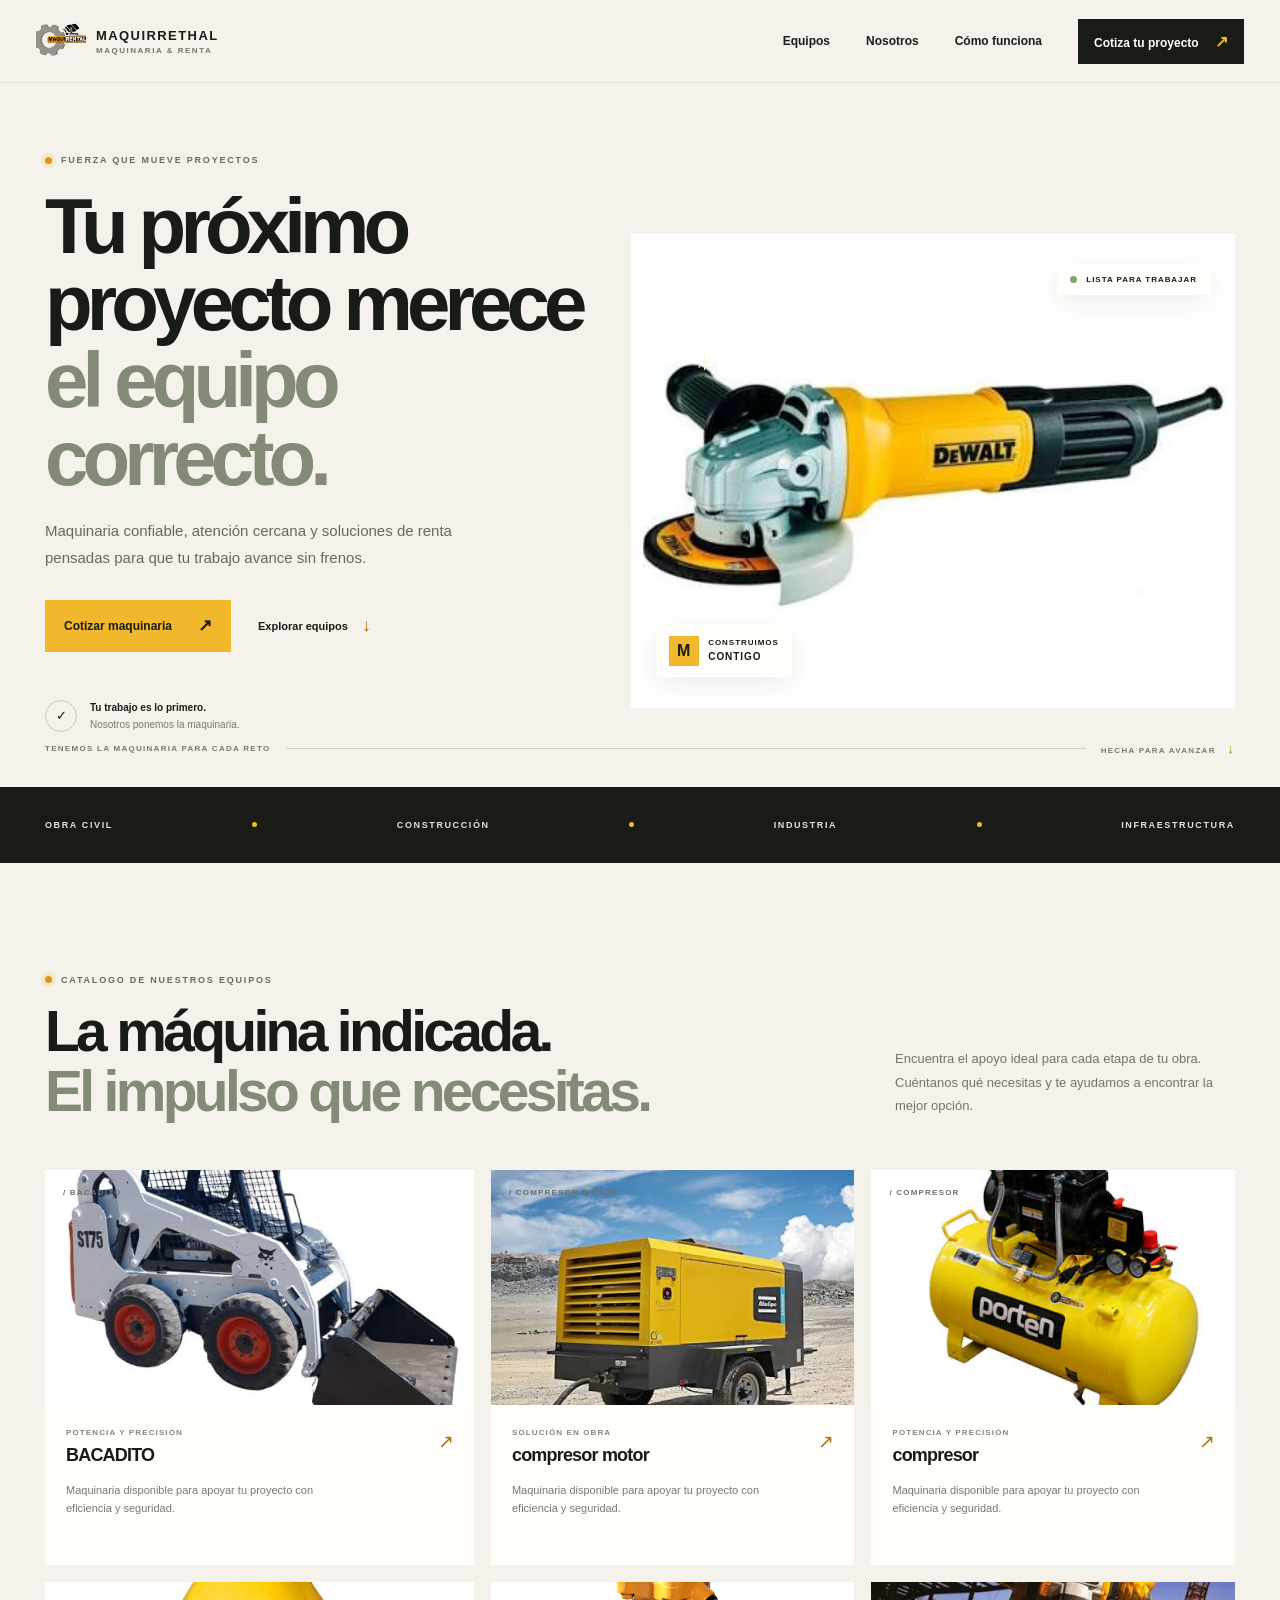
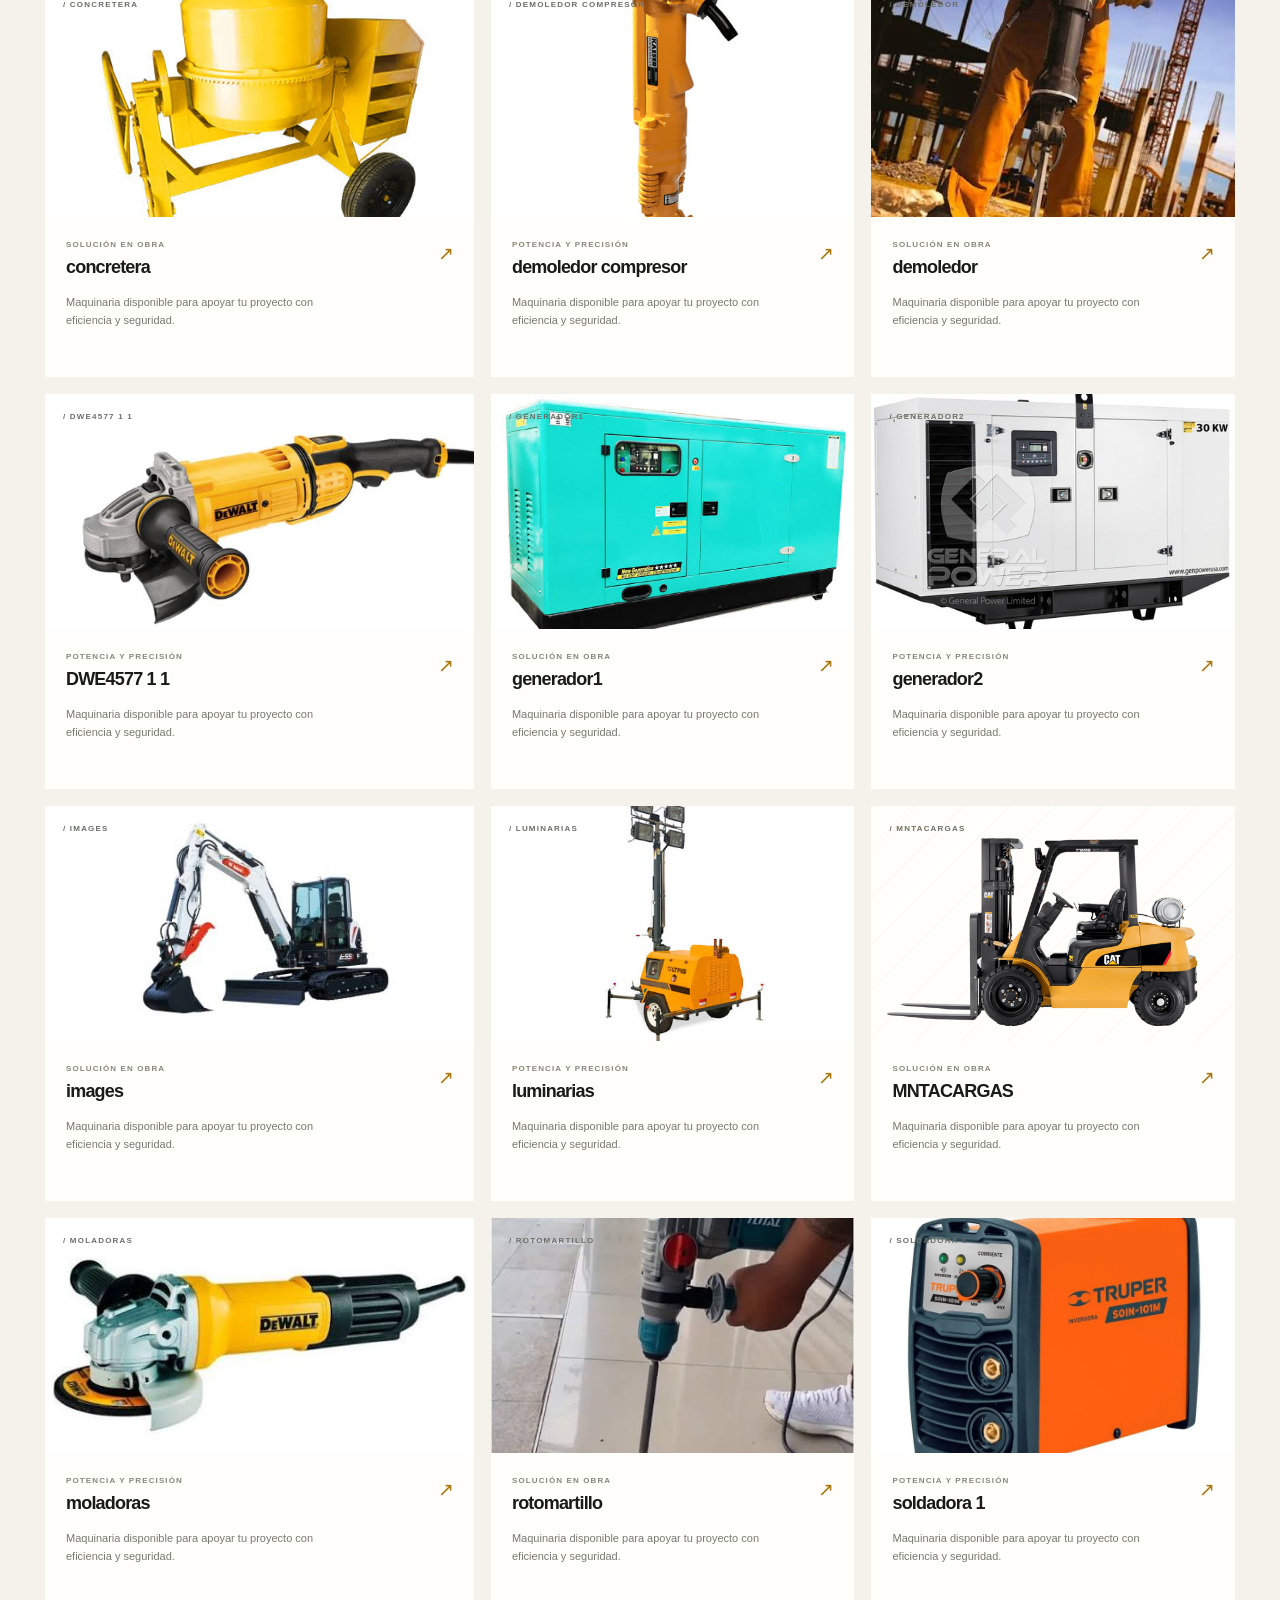
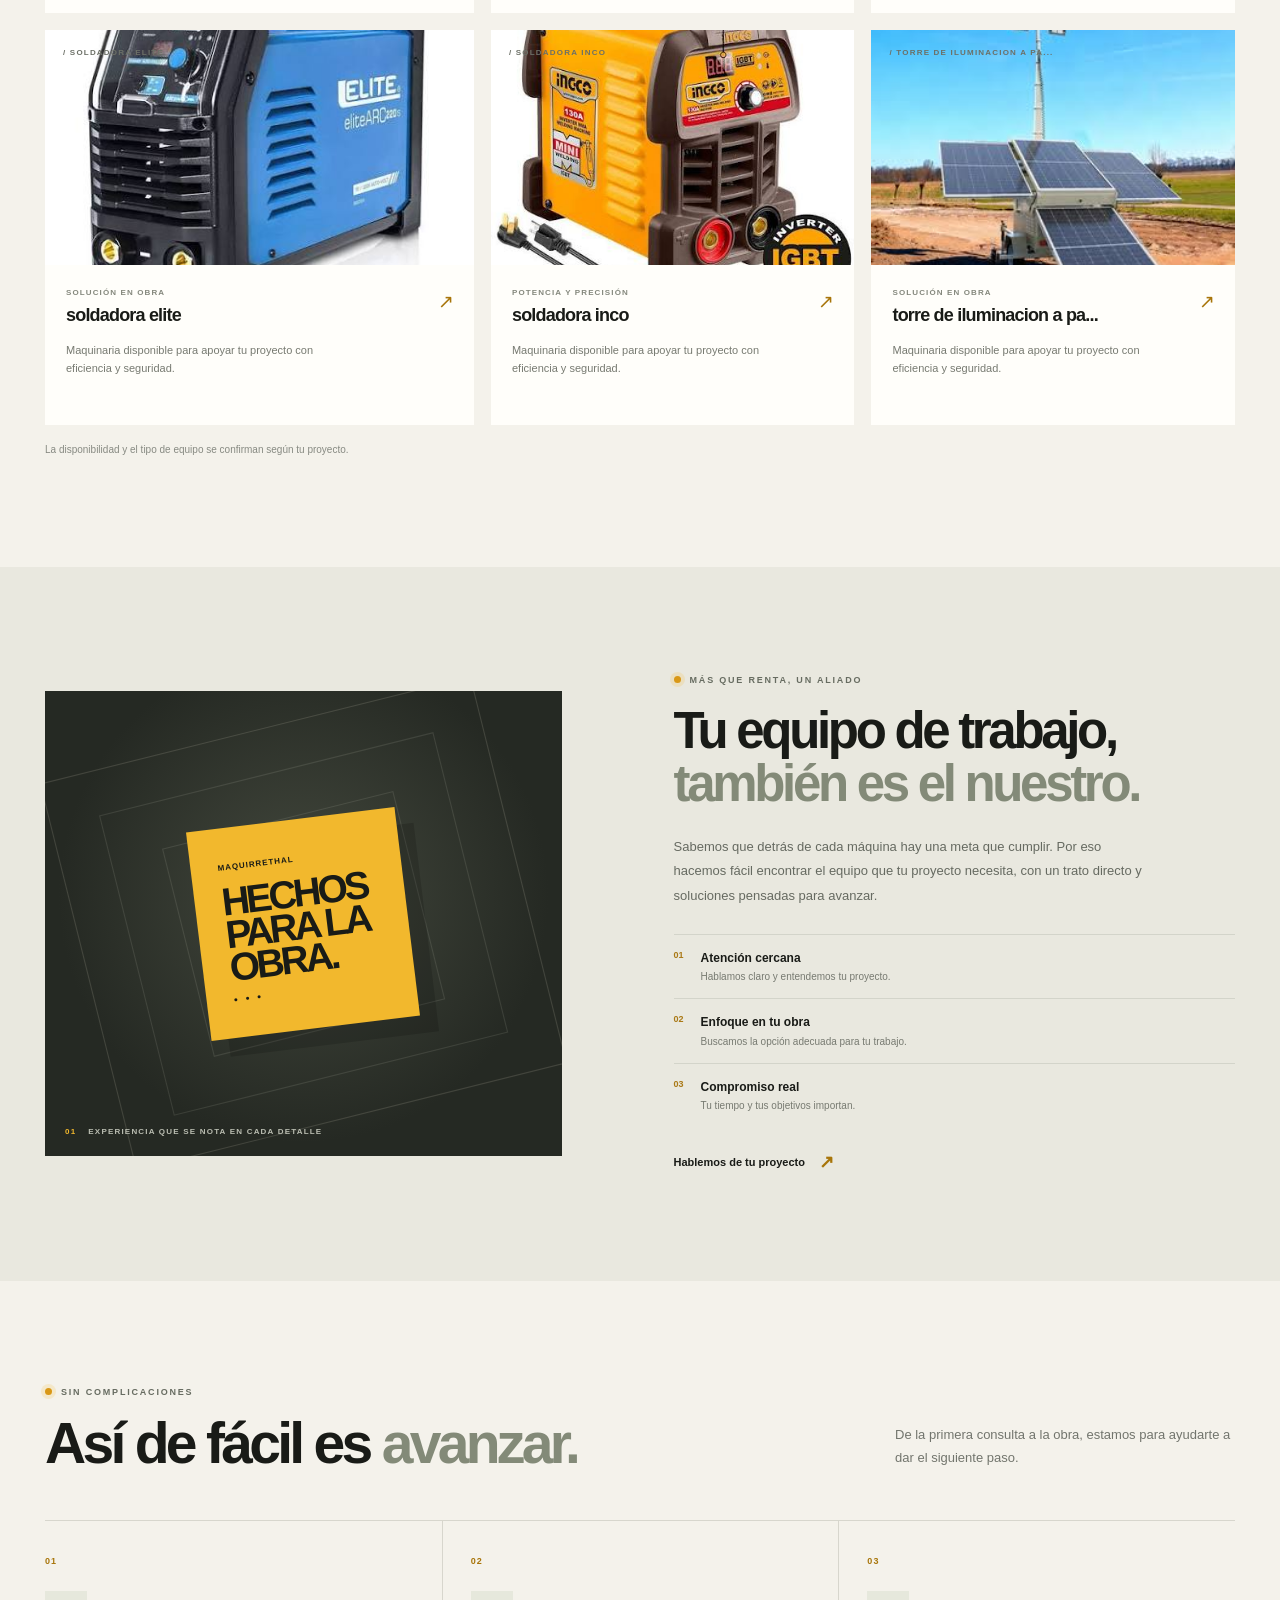
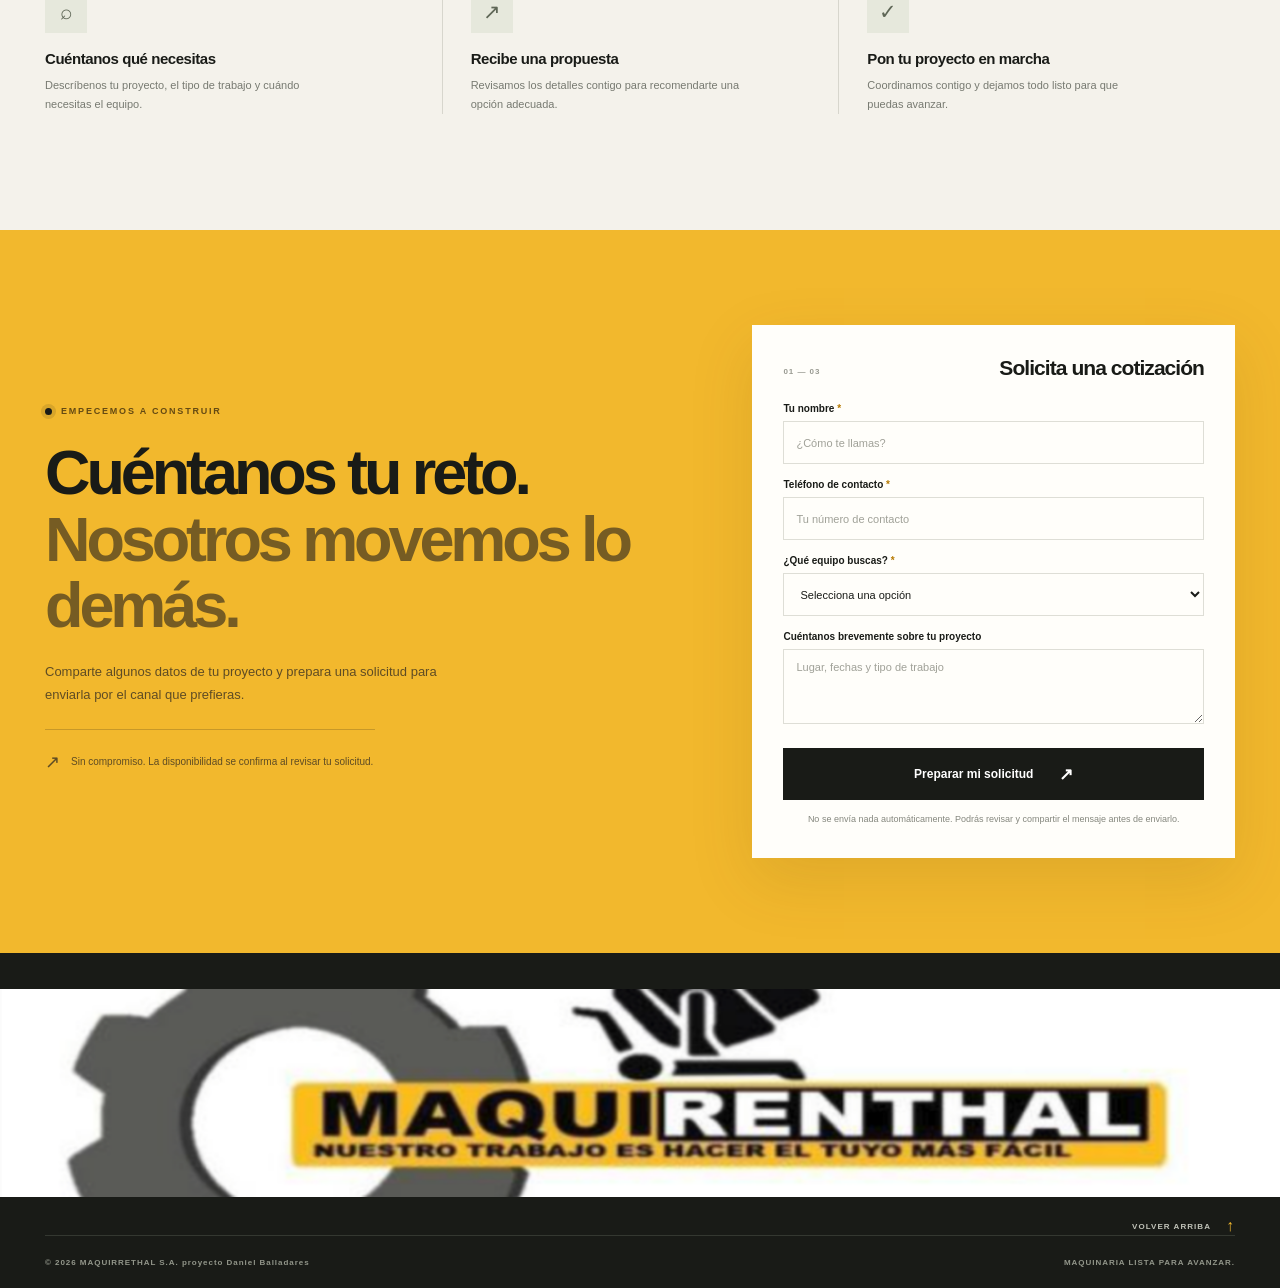
<file: index.html>
<!doctype html>
<html lang="es">
  <head>
    <meta charset="utf-8">
    <meta name="viewport" content="width=device-width, initial-scale=1">
    <meta name="theme-color" content="#171916">
    <meta
      name="description"
      content="Renta de maquinaria para construcción, industria y proyectos. MAQUIRRETHAL: equipos listos para trabajar y atención cercana."
    >
    <title>MAQUIRRETHAL — DANIEL BALLADARES</title>
    <link rel="icon" href="assets/empresa.png" type="image/png">
    <link rel="stylesheet" href="styles.css">
    <script src="script.js" defer></script>
  </head>
  <body>
    <a class="skip-link" href="#contenido">Saltar al contenido</a>

    <header class="site-header">
      <div class="header-inner">
        <a class="brand" href="#inicio" aria-label="MAQUIRRETHAL, inicio">
          <img src="assets/empresa.png" alt="" width="96" height="72">
          <span class="brand-copy">
            <strong>MAQUIRRETHAL</strong>
            <span>MAQUINARIA &amp; RENTA</span>
          </span>
        </a>

        <button
          class="menu-toggle"
          type="button"
          aria-expanded="false"
          aria-controls="site-nav"
          aria-label="Abrir menú"
        >
          <span></span><span></span>
        </button>

        <nav class="site-nav" id="site-nav" aria-label="Navegación principal">
          <a href="#equipos">Equipos</a>
          <a href="#nosotros">Nosotros</a>
          <a href="#proceso">Cómo funciona</a>
          <a class="nav-cta" href="#cotizar">Cotiza tu proyecto <span aria-hidden="true">↗</span></a>
        </nav>
      </div>
    </header>

    <main id="contenido">
      <section class="hero section-shell" id="inicio">
        <div class="hero-copy">
          <p class="eyebrow"><span class="eyebrow-dot"></span> FUERZA QUE MUEVE PROYECTOS</p>
          <h1>Tu próximo proyecto merece <span>el equipo correcto.</span></h1>
          <p class="hero-description">
            Maquinaria confiable, atención cercana y soluciones de renta pensadas
            para que tu trabajo avance sin frenos.
          </p>
          <div class="hero-actions">
            <a class="button button-primary" href="#cotizar">Cotizar maquinaria <span aria-hidden="true">↗</span></a>
            <a class="text-link" href="#equipos">Explorar equipos <span aria-hidden="true">↓</span></a>
          </div>
          <div class="hero-proof">
            <span class="proof-icon" aria-hidden="true">✓</span>
            <p><strong>Tu trabajo es lo primero.</strong><br>Nosotros ponemos la maquinaria.</p>
          </div>
        </div>

        <div class="hero-art" data-image-slot aria-label="Maquinaria pesada en una obra">
          <div class="art-orbit orbit-one"></div>
          <div class="art-orbit orbit-two"></div>
          <div class="art-label label-top"><span class="status-dot"></span> LISTA PARA TRABAJAR</div>
          <img class="custom-photo" src="imagenes/MNTACARGAS.png" alt="Maquinaria pesada trabajando en una obra">
          <svg class="excavator" viewBox="0 0 720 520" role="img" aria-labelledby="machine-title">
            <title id="machine-title">Excavadora amarilla de construcción</title>
            <defs>
              <linearGradient id="bodyPaint" x1="0" x2="1" y1="0" y2="1">
                <stop offset="0" stop-color="#ffd45a"></stop>
                <stop offset="1" stop-color="#e99b18"></stop>
              </linearGradient>
              <linearGradient id="glass" x1="0" x2="1" y1="0" y2="1">
                <stop offset="0" stop-color="#51605d"></stop>
                <stop offset="1" stop-color="#222a28"></stop>
              </linearGradient>
              <filter id="shadow" x="-30%" y="-30%" width="160%" height="180%">
                <feGaussianBlur stdDeviation="12"></feGaussianBlur>
              </filter>
            </defs>
            <ellipse cx="370" cy="444" rx="255" ry="26" fill="#050605" opacity=".56" filter="url(#shadow)"></ellipse>
            <path d="M425 255 532 115l36 15-87 163z" fill="url(#bodyPaint)" stroke="#171916" stroke-width="12" stroke-linejoin="round"></path>
            <path d="m547 127 82-72 25 24-76 76z" fill="url(#bodyPaint)" stroke="#171916" stroke-width="12" stroke-linejoin="round"></path>
            <path d="m638 63 31-30 43 28-22 26-25-9-16 17-18-14 15-18z" fill="#e99b18" stroke="#171916" stroke-width="10" stroke-linejoin="round"></path>
            <circle cx="531" cy="124" r="16" fill="#171916"></circle>
            <circle cx="566" cy="137" r="14" fill="#171916"></circle>
            <path d="M226 311c0-38 31-69 69-69h194c38 0 69 31 69 69v58c0 34-27 61-61 61H286c-33 0-60-27-60-60z" fill="#242824" stroke="#090b09" stroke-width="10"></path>
            <path d="M250 354c17-25 42-39 73-39h148c31 0 57 14 72 39v13c0 25-20 45-45 45H294c-25 0-44-20-44-45z" fill="#353a35"></path>
            <circle cx="299" cy="367" r="19" fill="#99968a"></circle>
            <circle cx="355" cy="367" r="19" fill="#99968a"></circle>
            <circle cx="411" cy="367" r="19" fill="#99968a"></circle>
            <circle cx="467" cy="367" r="19" fill="#99968a"></circle>
            <path d="m253 266 52-109c9-19 28-31 49-31h78c24 0 43 19 43 43v103l38 35H248z" fill="url(#bodyPaint)" stroke="#171916" stroke-width="11" stroke-linejoin="round"></path>
            <path d="m337 143-38 96h137v-67c0-16-13-29-29-29z" fill="url(#glass)" stroke="#171916" stroke-width="8" stroke-linejoin="round"></path>
            <path d="m321 247 43-104M383 141v106" fill="none" stroke="#909b91" stroke-width="6" opacity=".5"></path>
            <path d="M256 266h247l31 43H231z" fill="#f5bd36" stroke="#171916" stroke-width="9" stroke-linejoin="round"></path>
            <path d="M227 298h299v32H227z" fill="#1d211d"></path>
            <path d="m247 273-18 25m64-25-18 25m64-25-18 25m64-25-18 25m64-25-18 25m64-25-18 25" stroke="#171916" stroke-width="7"></path>
            <path d="M251 300h266" stroke="#e8e1ce" stroke-width="5" opacity=".5"></path>
            <path d="m451 275 30 29-10 34h-69l-16-35 22-28z" fill="#e99b18" stroke="#171916" stroke-width="9" stroke-linejoin="round"></path>
            <path d="m478 337 47 12-11 17-55-4z" fill="#ffcf4a" stroke="#171916" stroke-width="8" stroke-linejoin="round"></path>
            <path d="M247 275h-35v39h53" fill="#e99b18" stroke="#171916" stroke-width="9" stroke-linejoin="round"></path>
            <path d="m260 197-19 12m239 54 22 20" stroke="#fff0bf" stroke-width="8" stroke-linecap="round" opacity=".8"></path>
            <path d="M287 288h17" stroke="#f7f1dd" stroke-width="5" stroke-linecap="round"></path>
          </svg>
          <div class="art-label label-bottom"><span class="label-mark">M</span><span>CONSTRUIMOS<br><strong>CONTIGO</strong></span></div>
          <div class="art-spark spark-one" aria-hidden="true">✳</div>
          <div class="art-spark spark-two" aria-hidden="true">✳</div>
        </div>

        <div class="hero-bottom">
          <span>TENEMOS LA MAQUINARIA PARA CADA RETO</span>
          <span class="bottom-line"></span>
          <span>HECHA PARA AVANZAR <span class="arrow-down">↓</span></span>
        </div>
      </section>

      <section class="category-strip" aria-label="Tipos de proyectos">
        <div class="section-shell category-inner">
          <span>OBRA CIVIL</span><i></i>
          <span>CONSTRUCCIÓN</span><i></i>
          <span>INDUSTRIA</span><i></i>
          <span>INFRAESTRUCTURA</span>
        </div>
      </section>

      <section class="equipment section-shell section-pad" id="equipos">
        <div class="section-heading">
          <div>
            <p class="eyebrow"><span class="eyebrow-dot"></span> CATALOGO DE NUESTROS EQUIPOS</p>
            <h2>La máquina indicada.<br><span>El impulso que necesitas.</span></h2>
          </div>
          <p class="section-intro">Encuentra el apoyo ideal para cada etapa de tu obra. Cuéntanos qué necesitas y te ayudamos a encontrar la mejor opción.</p>
        </div>

        <div class="equipment-grid" id="equipment-grid" aria-live="polite"></div>
        <p class="catalog-note">La disponibilidad y el tipo de equipo se confirman según tu proyecto.</p>
      </section>

      <section class="about" id="nosotros">
        <div class="section-shell about-grid">
          <div class="about-visual">
            <div class="about-stamp"><span>MAQUIRRETHAL</span><strong>HECHOS<br>PARA LA<br>OBRA.</strong><i>● ● ●</i></div>
            <div class="about-lines" aria-hidden="true"></div>
            <div class="about-caption"><span>01</span> EXPERIENCIA QUE SE NOTA EN CADA DETALLE</div>
          </div>
          <div class="about-copy">
            <p class="eyebrow"><span class="eyebrow-dot"></span> MÁS QUE RENTA, UN ALIADO</p>
            <h2>Tu equipo de trabajo,<br><span>también es el nuestro.</span></h2>
            <p class="about-description">Sabemos que detrás de cada máquina hay una meta que cumplir. Por eso hacemos fácil encontrar el equipo que tu proyecto necesita, con un trato directo y soluciones pensadas para avanzar.</p>
            <div class="value-list">
              <div><span>01</span><p><strong>Atención cercana</strong><br>Hablamos claro y entendemos tu proyecto.</p></div>
              <div><span>02</span><p><strong>Enfoque en tu obra</strong><br>Buscamos la opción adecuada para tu trabajo.</p></div>
              <div><span>03</span><p><strong>Compromiso real</strong><br>Tu tiempo y tus objetivos importan.</p></div>
            </div>
            <a class="text-link" href="#cotizar">Hablemos de tu proyecto <span aria-hidden="true">↗</span></a>
          </div>
        </div>
      </section>

      <section class="process section-shell section-pad" id="proceso">
        <div class="section-heading">
          <div><p class="eyebrow"><span class="eyebrow-dot"></span> SIN COMPLICACIONES</p><h2>Así de fácil es <span>avanzar.</span></h2></div>
          <p class="section-intro">De la primera consulta a la obra, estamos para ayudarte a dar el siguiente paso.</p>
        </div>
        <div class="steps">
          <article class="step"><span class="step-number">01</span><div class="step-icon" aria-hidden="true">⌕</div><h3>Cuéntanos qué necesitas</h3><p>Descríbenos tu proyecto, el tipo de trabajo y cuándo necesitas el equipo.</p></article>
          <article class="step"><span class="step-number">02</span><div class="step-icon" aria-hidden="true">↗</div><h3>Recibe una propuesta</h3><p>Revisamos los detalles contigo para recomendarte una opción adecuada.</p></article>
          <article class="step"><span class="step-number">03</span><div class="step-icon" aria-hidden="true">✓</div><h3>Pon tu proyecto en marcha</h3><p>Coordinamos contigo y dejamos todo listo para que puedas avanzar.</p></article>
        </div>
      </section>

      <section class="quote-section" id="cotizar">
        <div class="section-shell quote-grid">
          <div class="quote-copy">
            <p class="eyebrow"><span class="eyebrow-dot"></span> EMPECEMOS A CONSTRUIR</p>
            <h2>Cuéntanos tu reto.<br><span>Nosotros movemos lo demás.</span></h2>
            <p>Comparte algunos datos de tu proyecto y prepara una solicitud para enviarla por el canal que prefieras.</p>
            <div class="quote-note"><span aria-hidden="true">↗</span><span>Sin compromiso. La disponibilidad se confirma al revisar tu solicitud.</span></div>
          </div>
          <form class="quote-form" id="quote-form">
            <div class="form-heading"><span>01 — 03</span><h3>Solicita una cotización</h3></div>
            <label for="name">Tu nombre <span>*</span></label>
            <input id="name" name="name" type="text" autocomplete="name" placeholder="¿Cómo te llamas?" required>
            <label for="phone">Teléfono de contacto <span>*</span></label>
            <input id="phone" name="phone" type="tel" autocomplete="tel" placeholder="Tu número de contacto" required>
            <label for="equipment">¿Qué equipo buscas? <span>*</span></label>
            <select id="equipment" name="equipment" required>
              <option value="" disabled selected>Selecciona una opción</option>
              <option>Excavación y movimiento de tierra</option>
              <option>Elevación y acceso</option>
              <option>Apoyo para operación</option>
              <option>Quiero asesoría para elegir</option>
            </select>
            <label for="details">Cuéntanos brevemente sobre tu proyecto</label>
            <textarea id="details" name="details" rows="3" placeholder="Lugar, fechas y tipo de trabajo"></textarea>
            <button class="button button-dark" type="submit">Preparar mi solicitud <span aria-hidden="true">↗</span></button>
            <p class="form-privacy">No se envía nada automáticamente. Podrás revisar y compartir el mensaje antes de enviarlo.</p>
            <div class="form-result" id="form-result" role="status" aria-live="polite" hidden></div>
          </form>
        </div>
      </section>
    </main>

    <footer class="site-footer">
      <div class="section-shell footer-main">
        <a class="brand footer-brand" href="#inicio">
          <img src="assets/empresa_banner.png" alt="" width="96" height="72">
        </a>
        <p></p>
        <a class="footer-top" href="#inicio">VOLVER ARRIBA <span aria-hidden="true">↑</span></a>
      </div>
      <div class="section-shell footer-bottom">
        <span>© <span id="year"></span> MAQUIRRETHAL S.A. proyecto Daniel Balladares</span>
        <span>MAQUINARIA LISTA PARA AVANZAR.</span>
      </div>
    </footer>
  </body>
</html>
</file>
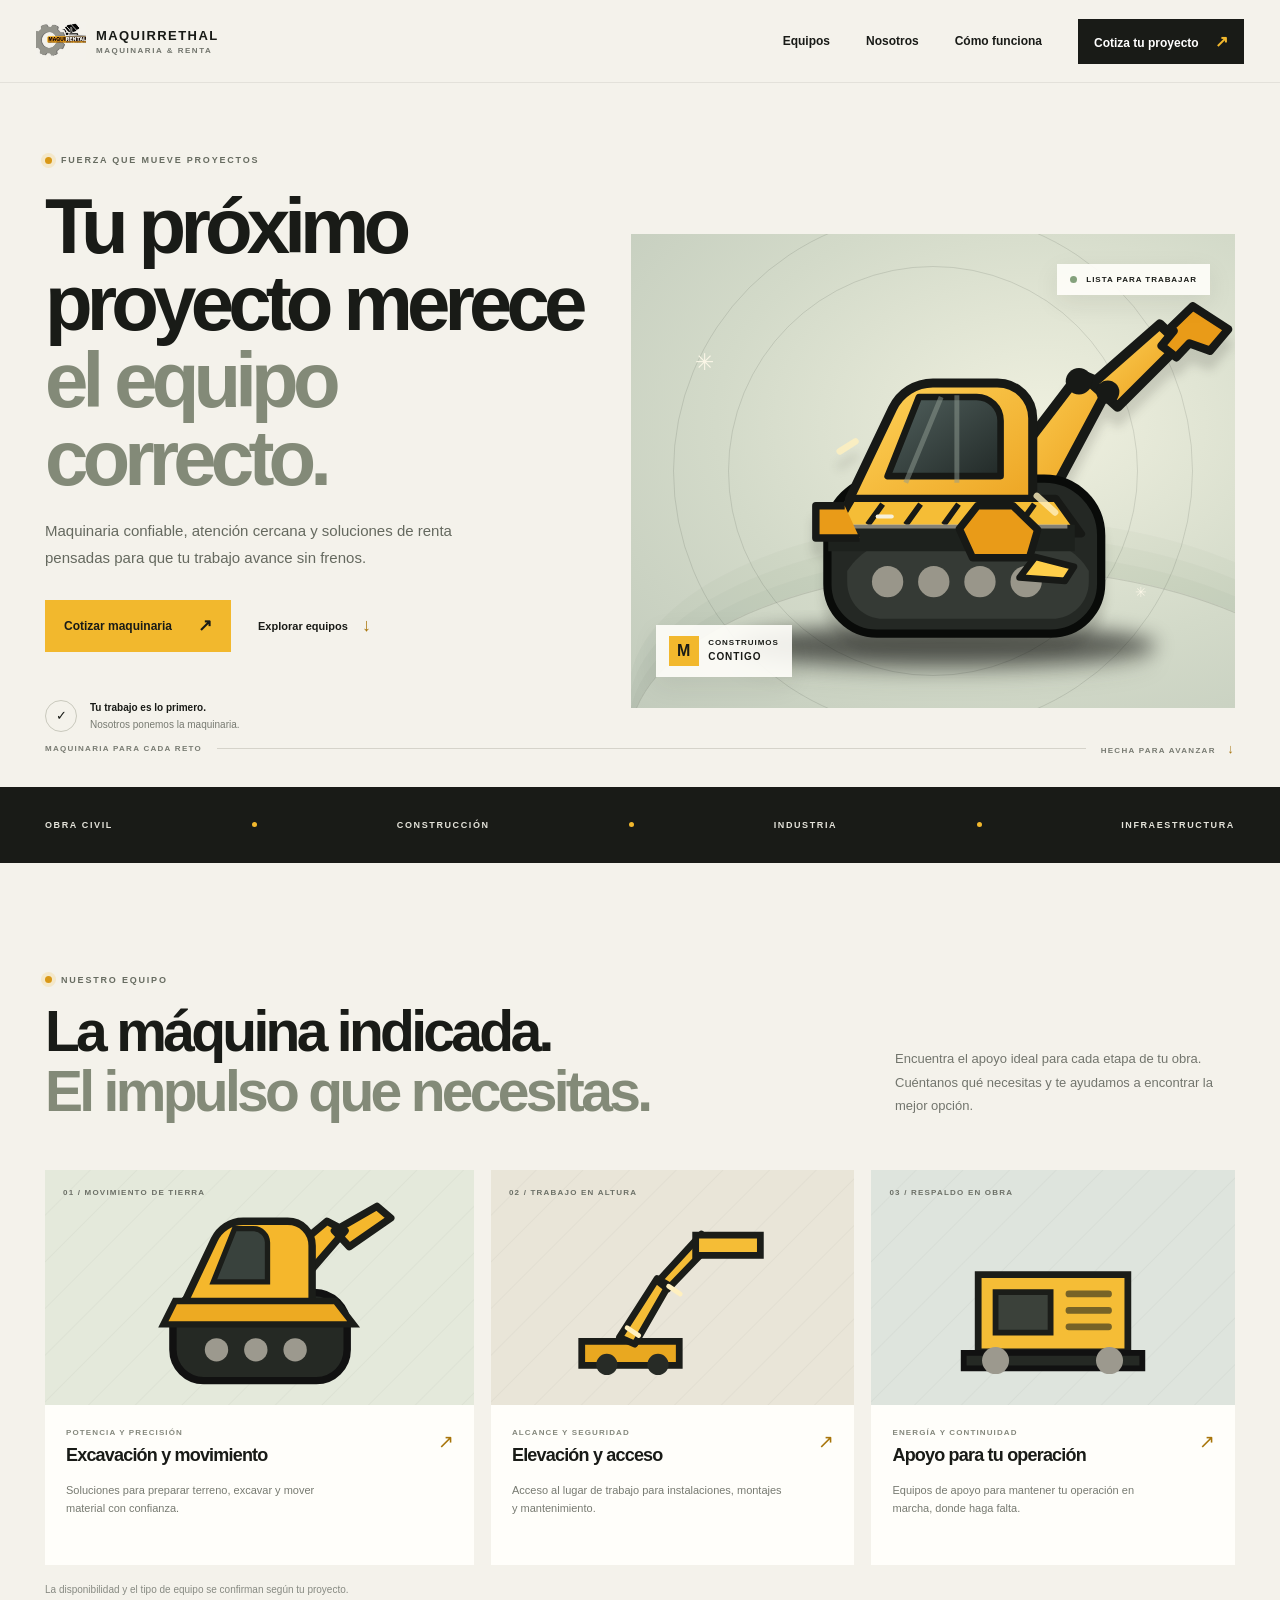
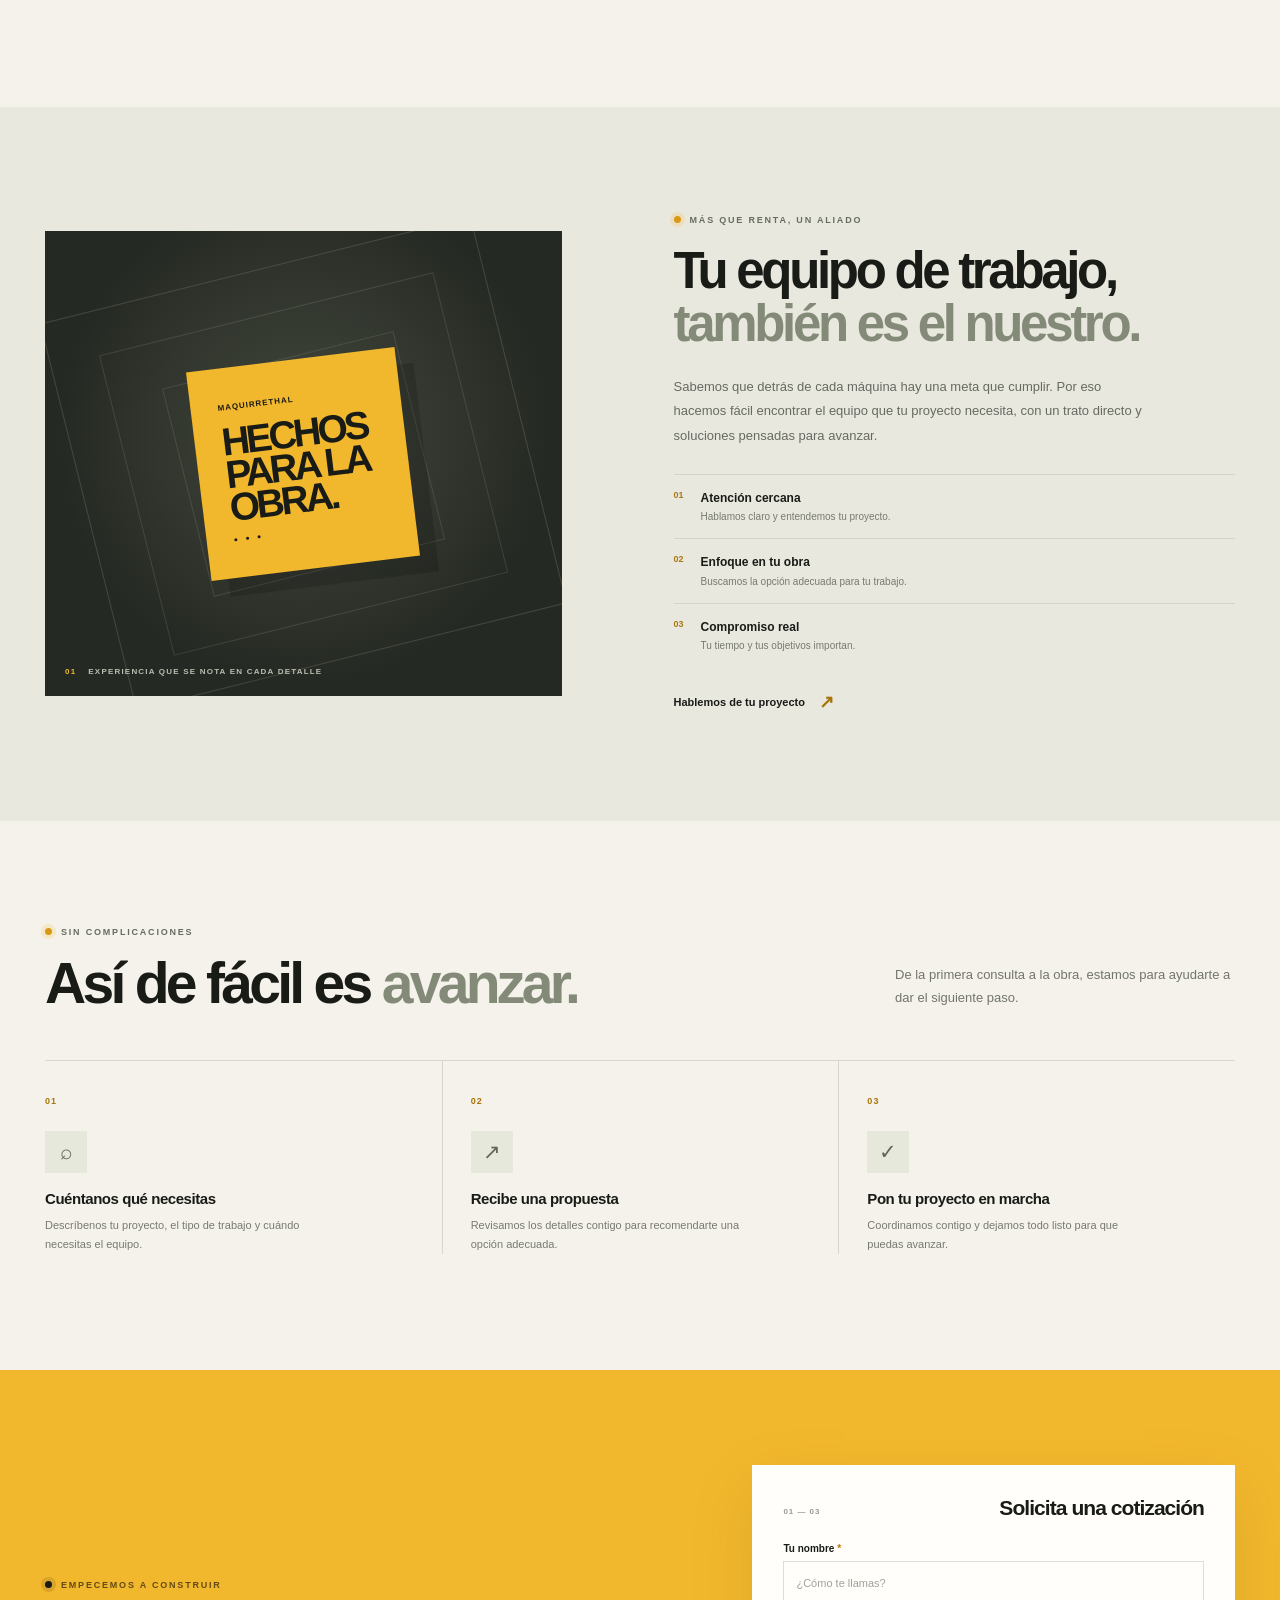
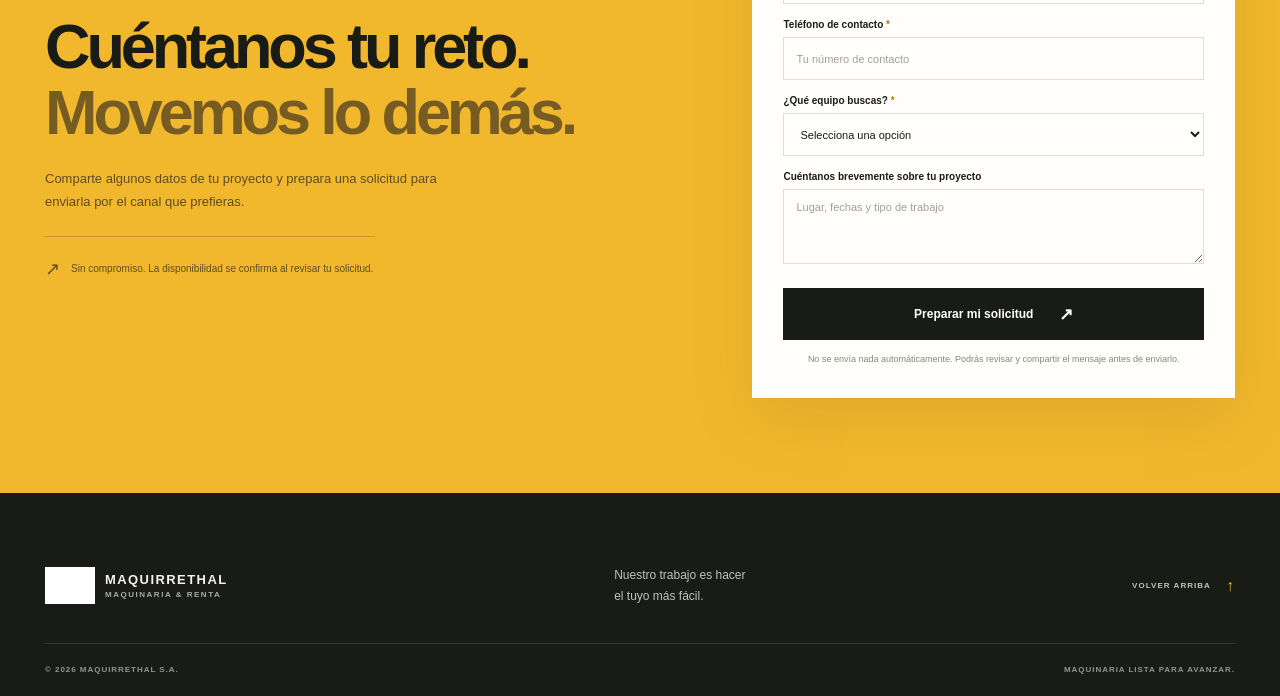
<file: maquirenthal-daniel/web maquirrenthal/index.html>
<!doctype html>
<html lang="es">
  <head>
    <meta charset="utf-8">
    <meta name="viewport" content="width=device-width, initial-scale=1">
    <meta name="theme-color" content="#171916">
    <meta
      name="description"
      content="Renta de maquinaria para construcción, industria y proyectos. MAQUIRRETHAL: equipos listos para trabajar y atención cercana."
    >
    <title>MAQUIRRETHAL — Maquinaria lista para tu próximo proyecto</title>
    <link rel="icon" href="../assets/empresa.png" type="image/png">
    <link rel="stylesheet" href="styles.css">
    <script src="script.js" defer></script>
  </head>
  <body>
    <a class="skip-link" href="#contenido">Saltar al contenido</a>

    <header class="site-header">
      <div class="header-inner">
        <a class="brand" href="#inicio" aria-label="MAQUIRRETHAL, inicio">
          <img src="../assets/empresa.png" alt="" width="96" height="72">
          <span class="brand-copy">
            <strong>MAQUIRRETHAL</strong>
            <span>MAQUINARIA &amp; RENTA</span>
          </span>
        </a>

        <button
          class="menu-toggle"
          type="button"
          aria-expanded="false"
          aria-controls="site-nav"
          aria-label="Abrir menú"
        >
          <span></span><span></span>
        </button>

        <nav class="site-nav" id="site-nav" aria-label="Navegación principal">
          <a href="#equipos">Equipos</a>
          <a href="#nosotros">Nosotros</a>
          <a href="#proceso">Cómo funciona</a>
          <a class="nav-cta" href="#cotizar">Cotiza tu proyecto <span aria-hidden="true">↗</span></a>
        </nav>
      </div>
    </header>

    <main id="contenido">
      <section class="hero section-shell" id="inicio">
        <div class="hero-copy">
          <p class="eyebrow"><span class="eyebrow-dot"></span> FUERZA QUE MUEVE PROYECTOS</p>
          <h1>Tu próximo proyecto merece <span>el equipo correcto.</span></h1>
          <p class="hero-description">
            Maquinaria confiable, atención cercana y soluciones de renta pensadas
            para que tu trabajo avance sin frenos.
          </p>
          <div class="hero-actions">
            <a class="button button-primary" href="#cotizar">Cotizar maquinaria <span aria-hidden="true">↗</span></a>
            <a class="text-link" href="#equipos">Explorar equipos <span aria-hidden="true">↓</span></a>
          </div>
          <div class="hero-proof">
            <span class="proof-icon" aria-hidden="true">✓</span>
            <p><strong>Tu trabajo es lo primero.</strong><br>Nosotros ponemos la maquinaria.</p>
          </div>
        </div>

        <div class="hero-art" aria-label="Ilustración de maquinaria pesada en una obra">
          <div class="art-orbit orbit-one"></div>
          <div class="art-orbit orbit-two"></div>
          <div class="art-label label-top"><span class="status-dot"></span> LISTA PARA TRABAJAR</div>
          <svg class="excavator" viewBox="0 0 720 520" role="img" aria-labelledby="machine-title">
            <title id="machine-title">Excavadora amarilla de construcción</title>
            <defs>
              <linearGradient id="bodyPaint" x1="0" x2="1" y1="0" y2="1">
                <stop offset="0" stop-color="#ffd45a"></stop>
                <stop offset="1" stop-color="#e99b18"></stop>
              </linearGradient>
              <linearGradient id="glass" x1="0" x2="1" y1="0" y2="1">
                <stop offset="0" stop-color="#51605d"></stop>
                <stop offset="1" stop-color="#222a28"></stop>
              </linearGradient>
              <filter id="shadow" x="-30%" y="-30%" width="160%" height="180%">
                <feGaussianBlur stdDeviation="12"></feGaussianBlur>
              </filter>
            </defs>
            <ellipse cx="370" cy="444" rx="255" ry="26" fill="#050605" opacity=".56" filter="url(#shadow)"></ellipse>
            <path d="M425 255 532 115l36 15-87 163z" fill="url(#bodyPaint)" stroke="#171916" stroke-width="12" stroke-linejoin="round"></path>
            <path d="m547 127 82-72 25 24-76 76z" fill="url(#bodyPaint)" stroke="#171916" stroke-width="12" stroke-linejoin="round"></path>
            <path d="m638 63 31-30 43 28-22 26-25-9-16 17-18-14 15-18z" fill="#e99b18" stroke="#171916" stroke-width="10" stroke-linejoin="round"></path>
            <circle cx="531" cy="124" r="16" fill="#171916"></circle>
            <circle cx="566" cy="137" r="14" fill="#171916"></circle>
            <path d="M226 311c0-38 31-69 69-69h194c38 0 69 31 69 69v58c0 34-27 61-61 61H286c-33 0-60-27-60-60z" fill="#242824" stroke="#090b09" stroke-width="10"></path>
            <path d="M250 354c17-25 42-39 73-39h148c31 0 57 14 72 39v13c0 25-20 45-45 45H294c-25 0-44-20-44-45z" fill="#353a35"></path>
            <circle cx="299" cy="367" r="19" fill="#99968a"></circle>
            <circle cx="355" cy="367" r="19" fill="#99968a"></circle>
            <circle cx="411" cy="367" r="19" fill="#99968a"></circle>
            <circle cx="467" cy="367" r="19" fill="#99968a"></circle>
            <path d="m253 266 52-109c9-19 28-31 49-31h78c24 0 43 19 43 43v103l38 35H248z" fill="url(#bodyPaint)" stroke="#171916" stroke-width="11" stroke-linejoin="round"></path>
            <path d="m337 143-38 96h137v-67c0-16-13-29-29-29z" fill="url(#glass)" stroke="#171916" stroke-width="8" stroke-linejoin="round"></path>
            <path d="m321 247 43-104M383 141v106" fill="none" stroke="#909b91" stroke-width="6" opacity=".5"></path>
            <path d="M256 266h247l31 43H231z" fill="#f5bd36" stroke="#171916" stroke-width="9" stroke-linejoin="round"></path>
            <path d="M227 298h299v32H227z" fill="#1d211d"></path>
            <path d="m247 273-18 25m64-25-18 25m64-25-18 25m64-25-18 25m64-25-18 25m64-25-18 25" stroke="#171916" stroke-width="7"></path>
            <path d="M251 300h266" stroke="#e8e1ce" stroke-width="5" opacity=".5"></path>
            <path d="m451 275 30 29-10 34h-69l-16-35 22-28z" fill="#e99b18" stroke="#171916" stroke-width="9" stroke-linejoin="round"></path>
            <path d="m478 337 47 12-11 17-55-4z" fill="#ffcf4a" stroke="#171916" stroke-width="8" stroke-linejoin="round"></path>
            <path d="M247 275h-35v39h53" fill="#e99b18" stroke="#171916" stroke-width="9" stroke-linejoin="round"></path>
            <path d="m260 197-19 12m239 54 22 20" stroke="#fff0bf" stroke-width="8" stroke-linecap="round" opacity=".8"></path>
            <path d="M287 288h17" stroke="#f7f1dd" stroke-width="5" stroke-linecap="round"></path>
          </svg>
          <div class="art-label label-bottom"><span class="label-mark">M</span><span>CONSTRUIMOS<br><strong>CONTIGO</strong></span></div>
          <div class="art-spark spark-one" aria-hidden="true">✳</div>
          <div class="art-spark spark-two" aria-hidden="true">✳</div>
        </div>

        <div class="hero-bottom">
          <span>MAQUINARIA PARA CADA RETO</span>
          <span class="bottom-line"></span>
          <span>HECHA PARA AVANZAR <span class="arrow-down">↓</span></span>
        </div>
      </section>

      <section class="category-strip" aria-label="Tipos de proyectos">
        <div class="section-shell category-inner">
          <span>OBRA CIVIL</span><i></i>
          <span>CONSTRUCCIÓN</span><i></i>
          <span>INDUSTRIA</span><i></i>
          <span>INFRAESTRUCTURA</span>
        </div>
      </section>

      <section class="equipment section-shell section-pad" id="equipos">
        <div class="section-heading">
          <div>
            <p class="eyebrow"><span class="eyebrow-dot"></span> NUESTRO EQUIPO</p>
            <h2>La máquina indicada.<br><span>El impulso que necesitas.</span></h2>
          </div>
          <p class="section-intro">Encuentra el apoyo ideal para cada etapa de tu obra. Cuéntanos qué necesitas y te ayudamos a encontrar la mejor opción.</p>
        </div>

        <div class="equipment-grid">
          <article class="equipment-card equipment-card-featured">
            <div class="card-visual visual-excavator">
              <span class="card-number">01 / MOVIMIENTO DE TIERRA</span>
              <svg viewBox="0 0 320 185" aria-hidden="true">
                <path d="m170 65 54-45 17 9-44 51zM231 29l40-23 13 11-39 27z" fill="#f5b72c" stroke="#1b1d19" stroke-width="7" stroke-linejoin="round"></path>
                <path d="M79 118c0-17 14-31 31-31h102c17 0 31 14 31 31v23c0 16-13 29-29 29h-106c-16 0-29-13-29-29z" fill="#252924" stroke="#111" stroke-width="7"></path>
                <circle cx="120" cy="141" r="11" fill="#9c998e"></circle><circle cx="157" cy="141" r="11" fill="#9c998e"></circle><circle cx="194" cy="141" r="11" fill="#9c998e"></circle>
                <path d="m91 94 27-57c5-10 15-17 27-17h42c13 0 23 10 23 23v53l20 18H82z" fill="#f5b72c" stroke="#1b1d19" stroke-width="7" stroke-linejoin="round"></path>
                <path d="m137 27-20 50h51V40c0-7-6-13-13-13z" fill="#39423d" stroke="#1b1d19" stroke-width="5"></path>
                <path d="M81 95h151l17 22H70z" fill="#edaa22" stroke="#1b1d19" stroke-width="6"></path>
              </svg>
            </div>
            <div class="card-copy">
              <div><p class="card-kicker">POTENCIA Y PRECISIÓN</p><h3>Excavación y movimiento</h3></div>
              <span class="card-arrow" aria-hidden="true">↗</span>
              <p>Soluciones para preparar terreno, excavar y mover material con confianza.</p>
            </div>
          </article>

          <article class="equipment-card">
            <div class="card-visual visual-lift">
              <span class="card-number">02 / TRABAJO EN ALTURA</span>
              <svg viewBox="0 0 320 185" aria-hidden="true">
                <path d="M66 137h101v25H66z" fill="#e9a820" stroke="#1b1d19" stroke-width="7"></path>
                <circle cx="92" cy="161" r="11" fill="#272b26"></circle><circle cx="145" cy="161" r="11" fill="#272b26"></circle>
                <path d="m105 133 39-61 12 7-35 61zM145 75l45-49 11 9-46 48z" fill="#f5bd36" stroke="#1b1d19" stroke-width="7" stroke-linejoin="round"></path>
                <path d="M184 27h67v21h-67z" fill="#f5bd36" stroke="#1b1d19" stroke-width="7"></path>
                <path d="m113 123 12 8m31-51 12 8" stroke="#fff0bf" stroke-width="5" stroke-linecap="round"></path>
              </svg>
            </div>
            <div class="card-copy">
              <div><p class="card-kicker">ALCANCE Y SEGURIDAD</p><h3>Elevación y acceso</h3></div>
              <span class="card-arrow" aria-hidden="true">↗</span>
              <p>Acceso al lugar de trabajo para instalaciones, montajes y mantenimiento.</p>
            </div>
          </article>

          <article class="equipment-card">
            <div class="card-visual visual-support">
              <span class="card-number">03 / RESPALDO EN OBRA</span>
              <svg viewBox="0 0 320 185" aria-hidden="true">
                <path d="M82 68h155v80H82z" fill="#f5bd36" stroke="#1b1d19" stroke-width="7"></path>
                <path d="M100 86h57v42h-57z" fill="#3b413a" stroke="#1b1d19" stroke-width="6"></path>
                <path d="M176 88h41m-41 17h41m-41 17h41" stroke="#776327" stroke-width="7" stroke-linecap="round"></path>
                <path d="M67 149h185v16H67z" fill="#252924" stroke="#111" stroke-width="6"></path>
                <circle cx="100" cy="157" r="14" fill="#9c998e"></circle><circle cx="218" cy="157" r="14" fill="#9c998e"></circle>
              </svg>
            </div>
            <div class="card-copy">
              <div><p class="card-kicker">ENERGÍA Y CONTINUIDAD</p><h3>Apoyo para tu operación</h3></div>
              <span class="card-arrow" aria-hidden="true">↗</span>
              <p>Equipos de apoyo para mantener tu operación en marcha, donde haga falta.</p>
            </div>
          </article>
        </div>
        <p class="catalog-note">La disponibilidad y el tipo de equipo se confirman según tu proyecto.</p>
      </section>

      <section class="about" id="nosotros">
        <div class="section-shell about-grid">
          <div class="about-visual">
            <div class="about-stamp"><span>MAQUIRRETHAL</span><strong>HECHOS<br>PARA LA<br>OBRA.</strong><i>● ● ●</i></div>
            <div class="about-lines" aria-hidden="true"></div>
            <div class="about-caption"><span>01</span> EXPERIENCIA QUE SE NOTA EN CADA DETALLE</div>
          </div>
          <div class="about-copy">
            <p class="eyebrow"><span class="eyebrow-dot"></span> MÁS QUE RENTA, UN ALIADO</p>
            <h2>Tu equipo de trabajo,<br><span>también es el nuestro.</span></h2>
            <p class="about-description">Sabemos que detrás de cada máquina hay una meta que cumplir. Por eso hacemos fácil encontrar el equipo que tu proyecto necesita, con un trato directo y soluciones pensadas para avanzar.</p>
            <div class="value-list">
              <div><span>01</span><p><strong>Atención cercana</strong><br>Hablamos claro y entendemos tu proyecto.</p></div>
              <div><span>02</span><p><strong>Enfoque en tu obra</strong><br>Buscamos la opción adecuada para tu trabajo.</p></div>
              <div><span>03</span><p><strong>Compromiso real</strong><br>Tu tiempo y tus objetivos importan.</p></div>
            </div>
            <a class="text-link" href="#cotizar">Hablemos de tu proyecto <span aria-hidden="true">↗</span></a>
          </div>
        </div>
      </section>

      <section class="process section-shell section-pad" id="proceso">
        <div class="section-heading">
          <div><p class="eyebrow"><span class="eyebrow-dot"></span> SIN COMPLICACIONES</p><h2>Así de fácil es <span>avanzar.</span></h2></div>
          <p class="section-intro">De la primera consulta a la obra, estamos para ayudarte a dar el siguiente paso.</p>
        </div>
        <div class="steps">
          <article class="step"><span class="step-number">01</span><div class="step-icon" aria-hidden="true">⌕</div><h3>Cuéntanos qué necesitas</h3><p>Descríbenos tu proyecto, el tipo de trabajo y cuándo necesitas el equipo.</p></article>
          <article class="step"><span class="step-number">02</span><div class="step-icon" aria-hidden="true">↗</div><h3>Recibe una propuesta</h3><p>Revisamos los detalles contigo para recomendarte una opción adecuada.</p></article>
          <article class="step"><span class="step-number">03</span><div class="step-icon" aria-hidden="true">✓</div><h3>Pon tu proyecto en marcha</h3><p>Coordinamos contigo y dejamos todo listo para que puedas avanzar.</p></article>
        </div>
      </section>

      <section class="quote-section" id="cotizar">
        <div class="section-shell quote-grid">
          <div class="quote-copy">
            <p class="eyebrow"><span class="eyebrow-dot"></span> EMPECEMOS A CONSTRUIR</p>
            <h2>Cuéntanos tu reto.<br><span>Movemos lo demás.</span></h2>
            <p>Comparte algunos datos de tu proyecto y prepara una solicitud para enviarla por el canal que prefieras.</p>
            <div class="quote-note"><span aria-hidden="true">↗</span><span>Sin compromiso. La disponibilidad se confirma al revisar tu solicitud.</span></div>
          </div>
          <form class="quote-form" id="quote-form">
            <div class="form-heading"><span>01 — 03</span><h3>Solicita una cotización</h3></div>
            <label for="name">Tu nombre <span>*</span></label>
            <input id="name" name="name" type="text" autocomplete="name" placeholder="¿Cómo te llamas?" required>
            <label for="phone">Teléfono de contacto <span>*</span></label>
            <input id="phone" name="phone" type="tel" autocomplete="tel" placeholder="Tu número de contacto" required>
            <label for="equipment">¿Qué equipo buscas? <span>*</span></label>
            <select id="equipment" name="equipment" required>
              <option value="" disabled selected>Selecciona una opción</option>
              <option>Excavación y movimiento de tierra</option>
              <option>Elevación y acceso</option>
              <option>Apoyo para operación</option>
              <option>Quiero asesoría para elegir</option>
            </select>
            <label for="details">Cuéntanos brevemente sobre tu proyecto</label>
            <textarea id="details" name="details" rows="3" placeholder="Lugar, fechas y tipo de trabajo"></textarea>
            <button class="button button-dark" type="submit">Preparar mi solicitud <span aria-hidden="true">↗</span></button>
            <p class="form-privacy">No se envía nada automáticamente. Podrás revisar y compartir el mensaje antes de enviarlo.</p>
            <div class="form-result" id="form-result" role="status" aria-live="polite" hidden></div>
          </form>
        </div>
      </section>
    </main>

    <footer class="site-footer">
      <div class="section-shell footer-main">
        <a class="brand footer-brand" href="#inicio">
          <img src="../assets/empresa.png" alt="" width="96" height="72">
          <span class="brand-copy"><strong>MAQUIRRETHAL</strong><span>MAQUINARIA &amp; RENTA</span></span>
        </a>
        <p>Nuestro trabajo es hacer<br>el tuyo más fácil.</p>
        <a class="footer-top" href="#inicio">VOLVER ARRIBA <span aria-hidden="true">↑</span></a>
      </div>
      <div class="section-shell footer-bottom">
        <span>© <span id="year"></span> MAQUIRRETHAL S.A.</span>
        <span>MAQUINARIA LISTA PARA AVANZAR.</span>
      </div>
    </footer>
  </body>
</html>
</file>
<file: styles.css>
:root {
  color-scheme: light;
  --ink: #191b17;
  --ink-soft: #333730;
  --paper: #f4f2eb;
  --white: #fffefa;
  --muted: #72756d;
  --line: #deddd4;
  --yellow: #f2b82d;
  --yellow-bright: #ffc83f;
  --green: #9aa78b;
  --font: "Segoe UI", "Helvetica Neue", Arial, sans-serif;
}

* { box-sizing: border-box; }
html { scroll-behavior: smooth; scroll-padding-top: 88px; }
body { margin: 0; background: var(--paper); color: var(--ink); font-family: var(--font); -webkit-font-smoothing: antialiased; }
a { color: inherit; text-decoration: none; }
button, input, select, textarea { font: inherit; }
button, a, input, select, textarea { -webkit-tap-highlight-color: transparent; }
::selection { background: var(--yellow); color: var(--ink); }

.skip-link { position: fixed; z-index: 10; top: 12px; left: 12px; padding: 12px 16px; background: var(--yellow); transform: translateY(-150%); }
.skip-link:focus { transform: translateY(0); }
.section-shell { width: min(1190px, calc(100% - 72px)); margin-inline: auto; }

.site-header { position: sticky; z-index: 5; top: 0; background: rgba(244, 242, 235, .94); border-bottom: 1px solid rgba(25, 27, 23, .08); backdrop-filter: blur(16px); }
.header-inner { width: min(1320px, calc(100% - 72px)); min-height: 82px; margin-inline: auto; display: flex; align-items: center; justify-content: space-between; }
.brand { display: inline-flex; align-items: center; gap: 10px; }
.brand img { width: 50px; height: 39px; object-fit: contain; mix-blend-mode: multiply; }
.brand-copy { display: grid; gap: 3px; }
.brand-copy strong { font-size: 13px; letter-spacing: .11em; }
.brand-copy > span { color: var(--muted); font-size: 8px; font-weight: 700; letter-spacing: .19em; }
.site-nav { display: flex; align-items: center; gap: 36px; font-size: 12px; font-weight: 650; }
.site-nav > a:not(.nav-cta) { transition: opacity .2s ease; }
.site-nav > a:not(.nav-cta):hover { opacity: .58; }
.nav-cta { padding: 13px 16px; background: var(--ink); color: white; transition: background .2s ease, transform .2s ease; }
.nav-cta:hover { background: #42483f; transform: translateY(-2px); }
.nav-cta span { margin-left: 13px; color: var(--yellow); font-size: 16px; }
.menu-toggle { display: none; }

.hero { min-height: 640px; padding-top: 72px; position: relative; display: grid; grid-template-columns: 1fr 1.03fr; align-items: center; }
.hero-copy { position: relative; z-index: 1; max-width: 565px; padding-bottom: 54px; }
.eyebrow { display: flex; align-items: center; gap: 9px; margin: 0 0 23px; color: #676c61; font-size: 9px; font-weight: 750; letter-spacing: .2em; }
.eyebrow-dot { display: inline-block; width: 7px; height: 7px; background: #d99816; border-radius: 50%; box-shadow: 0 0 0 4px rgba(242, 184, 45, .18); }
h1, h2, h3, p { margin-top: 0; }
h1 { max-width: 600px; margin-bottom: 20px; font-size: clamp(48px, 6.3vw, 78px); font-weight: 740; letter-spacing: -.075em; line-height: .99; }
h1 span, h2 span { color: #838a78; }
.hero-description { max-width: 430px; margin-bottom: 29px; color: #65695f; font-size: 15px; line-height: 1.8; }
.hero-actions { display: flex; align-items: center; gap: 27px; }
.button { min-height: 52px; padding: 0 19px; border: 0; display: inline-flex; align-items: center; justify-content: center; gap: 26px; cursor: pointer; font-size: 12px; font-weight: 700; transition: transform .2s ease, background .2s ease; }
.button:hover { transform: translateY(-2px); }
.button-primary { background: var(--yellow); }
.button-primary:hover { background: var(--yellow-bright); }
.button span { font-size: 17px; }
.text-link { display: inline-flex; align-items: center; gap: 14px; font-size: 11px; font-weight: 700; }
.text-link span { color: #a8750a; font-size: 18px; transition: transform .2s ease; }
.text-link:hover span { transform: translate(3px, -2px); }
.hero-proof { display: flex; align-items: center; gap: 13px; margin-top: 47px; }
.proof-icon { width: 32px; height: 32px; display: grid; place-items: center; border: 1px solid #c9c9bd; border-radius: 50%; font-size: 13px; }
.hero-proof p { margin: 0; color: #777a71; font-size: 10px; line-height: 1.7; }
.hero-proof strong { color: var(--ink); }

.hero-art { min-height: 470px; position: relative; display: flex; align-items: center; justify-content: center; overflow: hidden; background: #d9dfce; isolation: isolate; }
.hero-art::before { position: absolute; z-index: -1; inset: 0; background: radial-gradient(ellipse at 68% 40%, #eff0df 0, #d3dac9 56%, #c2cbbc 100%); content: ""; }
.hero-art::after { position: absolute; z-index: -1; right: -20%; bottom: -44%; width: 120%; height: 73%; border: 1px solid rgba(35, 42, 33, .14); border-radius: 50%; box-shadow: 0 -16px 0 rgba(35, 42, 33, .025), 0 -33px 0 rgba(35, 42, 33, .025), 0 -50px 0 rgba(35, 42, 33, .025); content: ""; }
.custom-photo { display: none; opacity: 0; transition: opacity .35s ease; }
.has-custom-image > .custom-photo { display: block; opacity: 1; }
.hero-art > .custom-photo { position: absolute; z-index: 0; inset: 0; width: 100%; height: 100%; object-fit: cover; }
.hero-art.has-custom-image .excavator { visibility: hidden; }
.excavator { position: relative; z-index: 1; width: 104%; max-width: 720px; margin: 45px 0 0 10px; filter: drop-shadow(0 15px 5px rgba(31, 35, 28, .15)); }
.art-orbit { position: absolute; border: 1px solid rgba(44, 52, 42, .13); border-radius: 50%; }
.orbit-one { width: 410px; height: 410px; }
.orbit-two { width: 520px; height: 520px; }
.art-label { position: absolute; z-index: 2; display: flex; align-items: center; gap: 9px; padding: 11px 13px; background: rgba(255, 254, 250, .9); font-size: 8px; font-weight: 800; letter-spacing: .12em; box-shadow: 0 8px 26px rgba(34, 38, 30, .08); }
.label-top { top: 30px; right: 25px; }
.status-dot { width: 7px; height: 7px; background: #84a17c; border-radius: 50%; }
.label-bottom { bottom: 31px; left: 25px; font-size: 8px; line-height: 1.5; }
.label-bottom strong { font-size: 10px; }
.label-mark { width: 30px; height: 30px; display: grid; place-items: center; background: var(--yellow); font-size: 16px; font-weight: 900; }
.art-spark { position: absolute; color: #faf6e7; font-size: 23px; }
.spark-one { top: 115px; left: 64px; }
.spark-two { right: 88px; bottom: 108px; font-size: 14px; }
.hero-bottom { position: absolute; right: 0; bottom: 31px; left: 0; display: flex; align-items: center; gap: 15px; color: #787b72; font-size: 8px; font-weight: 750; letter-spacing: .16em; }
.bottom-line { height: 1px; flex: 1; background: #d5d3ca; }
.arrow-down { margin-left: 8px; color: #aa7916; font-size: 13px; }

.category-strip { background: var(--ink); color: #e4e3da; }
.category-inner { min-height: 76px; display: flex; align-items: center; justify-content: space-between; gap: 15px; font-size: 9px; font-weight: 700; letter-spacing: .18em; }
.category-inner i { width: 5px; height: 5px; background: var(--yellow); border-radius: 50%; }
.section-pad { padding-block: 112px; }
.section-heading { margin-bottom: 48px; display: flex; align-items: end; justify-content: space-between; gap: 40px; }
.section-heading .eyebrow { margin-bottom: 17px; }
h2 { margin-bottom: 0; font-size: clamp(37px, 4.7vw, 57px); font-weight: 730; letter-spacing: -.065em; line-height: 1.05; }
.section-intro { max-width: 340px; margin-bottom: 4px; color: #72756d; font-size: 13px; line-height: 1.8; }
.equipment-grid { display: grid; grid-template-columns: 1.18fr 1fr 1fr; gap: 17px; }
.equipment-card { min-width: 0; background: var(--white); }
.card-visual { height: 235px; position: relative; display: flex; align-items: center; justify-content: center; overflow: hidden; }
.card-visual::before { position: absolute; inset: 0; background: repeating-linear-gradient(135deg, transparent 0 31px, rgba(25, 27, 23, .035) 32px, transparent 33px); content: ""; }
.card-visual > .custom-photo { position: absolute; z-index: 0; inset: 0; width: 100%; height: 100%; object-fit: cover; }
.card-visual.has-custom-image svg { visibility: hidden; }
.visual-excavator { background: #e4e9db; }
.visual-lift { background: #e9e5d8; }
.visual-support { background: #dee4dd; }
.card-number { position: absolute; z-index: 1; top: 18px; left: 18px; color: #6c7067; font-size: 8px; font-weight: 750; letter-spacing: .15em; }
.card-visual svg { position: relative; width: 85%; max-width: 340px; margin-top: 23px; }
.card-copy { min-height: 160px; position: relative; padding: 23px 21px; }
.card-kicker { margin-bottom: 8px; color: #85887d; font-size: 8px; font-weight: 750; letter-spacing: .14em; }
.card-copy h3 { margin-bottom: 0; font-size: 18px; letter-spacing: -.045em; }
.card-copy > p { max-width: 270px; margin: 15px 25px 0 0; color: #777a71; font-size: 11px; line-height: 1.7; }
.card-arrow { position: absolute; top: 25px; right: 20px; color: #a8750a; font-size: 19px; }
.catalog-note { margin: 19px 0 0; color: #878a82; font-size: 10px; }

.about { padding-block: 108px; background: #e9e8df; }
.about-grid { display: grid; grid-template-columns: .92fr 1fr; align-items: center; gap: min(9vw, 112px); }
.about-visual { min-height: 465px; position: relative; display: grid; place-items: center; overflow: hidden; background: #252923; }
.about-visual::before { position: absolute; inset: 0; background: radial-gradient(ellipse at 50% 44%, #43483d 0, #252923 67%); content: ""; }
.about-lines { position: absolute; inset: 12%; border: 1px solid rgba(238, 234, 214, .14); transform: rotate(-14deg) scale(1.13); }
.about-lines::before, .about-lines::after { position: absolute; inset: 11%; border: 1px solid rgba(238, 234, 214, .11); content: ""; }
.about-lines::after { inset: 23%; }
.about-stamp { z-index: 1; width: 210px; height: 210px; display: flex; flex-direction: column; align-items: flex-start; justify-content: center; padding: 27px; background: var(--yellow); transform: rotate(-7deg); box-shadow: 17px 18px 0 rgba(0, 0, 0, .16); }
.about-stamp span { margin-bottom: 13px; font-size: 8px; font-weight: 800; letter-spacing: .12em; }
.about-stamp strong { font-size: 39px; font-weight: 850; letter-spacing: -.09em; line-height: .85; }
.about-stamp i { margin-top: 12px; font-size: 7px; font-style: normal; letter-spacing: .4em; }
.about-caption { position: absolute; right: 20px; bottom: 20px; left: 20px; display: flex; align-items: center; gap: 12px; color: #babdb1; font-size: 8px; font-weight: 700; letter-spacing: .15em; }
.about-caption span { color: var(--yellow); }
.about-copy .eyebrow { margin-bottom: 19px; }
.about-copy h2 { font-size: clamp(37px, 4vw, 51px); }
.about-description { max-width: 480px; margin: 24px 0 25px; color: #666a61; font-size: 13px; line-height: 1.9; }
.value-list { margin-bottom: 24px; }
.value-list > div { display: flex; gap: 17px; padding: 13px 0; border-top: 1px solid #d3d4ca; }
.value-list > div > span { padding-top: 2px; color: #aa7916; font-size: 9px; font-weight: 750; }
.value-list p { margin: 0; color: #777a71; font-size: 10px; line-height: 1.7; }
.value-list strong { color: var(--ink); font-size: 12px; }

.process { padding-block: 106px 116px; }
.process .section-heading { margin-bottom: 46px; }
.steps { display: grid; grid-template-columns: repeat(3, 1fr); border-top: 1px solid #d7d6cd; }
.step { position: relative; padding: 29px 30px 0 0; }
.step + .step { padding-left: 28px; border-left: 1px solid #d7d6cd; }
.step-number { color: #a8750a; font-size: 9px; font-weight: 750; letter-spacing: .12em; }
.step-icon { width: 42px; height: 42px; margin: 23px 0 17px; display: grid; place-items: center; background: #e6e8dc; color: #5e6656; font-size: 21px; }
.step h3 { margin-bottom: 9px; font-size: 15px; letter-spacing: -.03em; }
.step p { max-width: 275px; margin-bottom: 0; color: #777a71; font-size: 11px; line-height: 1.75; }

.quote-section { padding-block: 95px; background: var(--yellow); }
.quote-grid { display: grid; grid-template-columns: 1fr .82fr; align-items: center; gap: 10%; }
.quote-copy .eyebrow { color: #654a13; }
.quote-copy .eyebrow-dot { background: var(--ink); box-shadow: 0 0 0 4px rgba(25, 27, 23, .12); }
.quote-copy h2 { font-size: clamp(44px, 5vw, 63px); }
.quote-copy h2 span { color: #765c23; }
.quote-copy > p:not(.eyebrow) { max-width: 430px; margin: 22px 0; color: #5f4c24; font-size: 13px; line-height: 1.8; }
.quote-note { max-width: 330px; padding-top: 18px; display: flex; align-items: center; gap: 11px; border-top: 1px solid rgba(25, 27, 23, .2); color: #5f4c24; font-size: 10px; line-height: 1.6; }
.quote-note > span:first-child { font-size: 18px; }
.quote-form { padding: 31px; background: var(--white); box-shadow: 0 22px 60px rgba(95, 73, 16, .13); }
.form-heading { margin-bottom: 23px; display: flex; align-items: end; justify-content: space-between; gap: 12px; }
.form-heading span { padding-bottom: 4px; color: #999a91; font-size: 8px; font-weight: 750; letter-spacing: .12em; }
.form-heading h3 { margin: 0; font-size: 21px; letter-spacing: -.045em; }
.quote-form label { display: block; margin: 15px 0 7px; font-size: 10px; font-weight: 700; }
.quote-form label span { color: #b67900; }
.quote-form input, .quote-form select, .quote-form textarea { width: 100%; min-height: 43px; padding: 11px 12px; border: 1px solid #deded6; border-radius: 0; outline: none; background: #fffefa; color: var(--ink); font-size: 11px; }
.quote-form textarea { min-height: 75px; resize: vertical; }
.quote-form input::placeholder, .quote-form textarea::placeholder { color: #a0a198; }
.quote-form input:focus, .quote-form select:focus, .quote-form textarea:focus { border-color: #b5841d; box-shadow: 0 0 0 3px rgba(242, 184, 45, .2); }
.button-dark { width: 100%; margin-top: 20px; background: var(--ink); color: white; }
.button-dark:hover { background: #3e443c; }
.form-privacy { margin: 12px 0 0; color: #85877e; font-size: 9px; line-height: 1.6; text-align: center; }
.form-result { margin-top: 15px; padding: 13px; background: #eef0e8; color: #42483f; font-size: 11px; line-height: 1.6; }
.form-result a, .copy-request { color: #695014; font-weight: 750; text-decoration: underline; text-underline-offset: 3px; }
.copy-request { margin-top: 8px; padding: 0; border: 0; background: none; cursor: pointer; font-size: 11px; }

.site-footer { padding-top: 36px; background: var(--ink); color: #f5f2e9; }
.footer-main { min-height: 114px; display: grid; grid-template-columns: 1fr auto; align-items: center; gap: 20px; }
.footer-brand { position: relative; z-index: 1; grid-column: 1 / -1; display: block; width: 100vw; margin-left: calc(50% - 50vw); }
.footer-brand img { position: relative; z-index: 1; display: block; width: 100%; height: auto; object-fit: contain; }
.footer-main > p { margin: 0; color: #c1c3b9; font-size: 12px; line-height: 1.7; }
.footer-top { display: flex; align-items: center; gap: 15px; color: #c1c3b9; font-size: 8px; font-weight: 750; letter-spacing: .13em; }
.footer-top span { color: var(--yellow); font-size: 16px; }
.footer-bottom { min-height: 53px; display: flex; align-items: center; justify-content: space-between; gap: 15px; border-top: 1px solid #343831; color: #92968a; font-size: 8px; font-weight: 650; letter-spacing: .12em; }

@media (min-width: 1500px) {
  .hero { min-height: 700px; }
  .hero-art { min-height: 520px; }
}

@media (max-width: 900px) {
  .section-shell, .header-inner { width: min(100% - 48px, 700px); }
  .hero { min-height: auto; padding-top: 60px; grid-template-columns: 1fr; }
  .hero-copy { max-width: 650px; padding-bottom: 34px; }
  .hero-art { min-height: 410px; margin-bottom: 85px; }
  .hero-bottom { bottom: 27px; }
  .equipment-grid { grid-template-columns: repeat(2, 1fr); }
  .equipment-card-featured { grid-column: span 2; }
  .equipment-card-featured .card-visual { height: 260px; }
  .about-grid { grid-template-columns: 1fr 1fr; gap: 40px; }
  .about-visual { min-height: 400px; }
  .quote-grid { grid-template-columns: 1fr 1fr; gap: 34px; }
  .quote-form { padding: 25px; }
  .category-inner { font-size: 8px; letter-spacing: .1em; }
}

@media (max-width: 620px) {
  html { scroll-padding-top: 72px; }
  .section-shell, .header-inner { width: calc(100% - 38px); }
  .header-inner { min-height: 70px; }
  .brand img { width: 43px; height: 35px; }
  .brand-copy strong { font-size: 11px; }
  .brand-copy > span { font-size: 7px; }
  .menu-toggle { width: 42px; height: 42px; padding: 12px 9px; border: 1px solid #d8d7cd; display: flex; flex-direction: column; justify-content: center; gap: 6px; background: transparent; cursor: pointer; }
  .menu-toggle span { width: 22px; height: 1px; background: var(--ink); transition: transform .2s ease; }
  .menu-toggle[aria-expanded="true"] span:first-child { transform: translateY(3.5px) rotate(45deg); }
  .menu-toggle[aria-expanded="true"] span:last-child { transform: translateY(-3.5px) rotate(-45deg); }
  .site-nav { position: absolute; top: 69px; right: 0; left: 0; padding: 15px 19px 21px; display: none; flex-direction: column; align-items: stretch; gap: 0; background: var(--paper); border-bottom: 1px solid var(--line); box-shadow: 0 12px 20px rgba(25, 27, 23, .07); }
  .site-nav.is-open { display: flex; }
  .site-nav > a:not(.nav-cta) { padding: 14px 4px; border-bottom: 1px solid #deddd4; }
  .nav-cta { margin-top: 13px; text-align: center; }
  .hero { padding-top: 52px; }
  .eyebrow { margin-bottom: 19px; font-size: 8px; letter-spacing: .16em; }
  h1 { font-size: clamp(46px, 12.4vw, 65px); }
  .hero-description { max-width: 380px; font-size: 13px; }
  .hero-actions { flex-wrap: wrap; gap: 18px; }
  .button { min-height: 49px; padding-inline: 15px; font-size: 11px; }
  .hero-proof { margin-top: 29px; }
  .hero-art { min-height: 300px; margin-top: 9px; margin-bottom: 74px; }
  .excavator { width: 112%; margin-top: 35px; }
  .orbit-one { width: 270px; height: 270px; }
  .orbit-two { width: 350px; height: 350px; }
  .label-top { top: 16px; right: 13px; font-size: 7px; }
  .label-bottom { bottom: 17px; left: 13px; }
  .spark-one { top: 80px; left: 23px; }
  .spark-two { right: 36px; bottom: 73px; }
  .hero-bottom { bottom: 23px; gap: 9px; font-size: 7px; letter-spacing: .08em; }
  .category-inner { min-height: 65px; justify-content: center; flex-wrap: wrap; column-gap: 12px; row-gap: 8px; padding-block: 14px; font-size: 7px; }
  .category-inner i { width: 4px; height: 4px; }
  .section-pad { padding-block: 76px; }
  .section-heading { margin-bottom: 30px; align-items: flex-start; flex-direction: column; gap: 17px; }
  h2 { font-size: clamp(37px, 10vw, 48px); }
  .section-intro { max-width: 390px; font-size: 12px; }
  .equipment-grid { grid-template-columns: 1fr; gap: 13px; }
  .equipment-card-featured { grid-column: auto; }
  .card-visual, .equipment-card-featured .card-visual { height: 218px; }
  .card-copy { min-height: 145px; padding: 21px; }
  .card-copy h3 { font-size: 17px; }
  .about { padding-block: 74px; }
  .about-grid { grid-template-columns: 1fr; gap: 38px; }
  .about-visual { min-height: 350px; }
  .about-stamp { width: 185px; height: 185px; }
  .about-stamp strong { font-size: 35px; }
  .about-copy h2 { font-size: clamp(36px, 9.8vw, 47px); }
  .process { padding-block: 76px; }
  .process .section-heading { margin-bottom: 31px; }
  .steps { grid-template-columns: 1fr; }
  .step, .step + .step { padding: 23px 0; border-bottom: 1px solid #d7d6cd; border-left: 0; }
  .step { display: grid; grid-template-columns: 39px 48px 1fr; align-items: center; column-gap: 11px; }
  .step-number { grid-row: span 2; align-self: start; padding-top: 13px; }
  .step-icon { width: 38px; height: 38px; margin: 0; grid-row: span 2; }
  .step h3 { margin: 0 0 4px; font-size: 14px; }
  .step p { grid-column: 3; font-size: 10px; }
  .quote-section { padding-block: 72px; }
  .quote-grid { grid-template-columns: 1fr; gap: 30px; }
  .quote-copy h2 { font-size: clamp(42px, 11vw, 56px); }
  .quote-copy > p:not(.eyebrow) { font-size: 12px; }
  .quote-form { padding: 23px 19px; }
  .form-heading h3 { font-size: 19px; }
  .footer-main { min-height: auto; grid-template-columns: 1fr auto; align-items: center; gap: 13px; padding-block: 20px; }
  .footer-main > p { font-size: 11px; }
  .footer-bottom { min-height: 55px; font-size: 7px; letter-spacing: .07em; }
}

@media (prefers-reduced-motion: reduce) {
  *, *::before, *::after { scroll-behavior: auto !important; transition-duration: .01ms !important; animation-duration: .01ms !important; animation-iteration-count: 1 !important; }
}
</file>
<file: maquirenthal-daniel/web maquirrenthal/styles.css>
:root {
  color-scheme: light;
  --ink: #191b17;
  --ink-soft: #333730;
  --paper: #f4f2eb;
  --white: #fffefa;
  --muted: #72756d;
  --line: #deddd4;
  --yellow: #f2b82d;
  --yellow-bright: #ffc83f;
  --green: #9aa78b;
  --font: "Segoe UI", "Helvetica Neue", Arial, sans-serif;
}

* { box-sizing: border-box; }
html { scroll-behavior: smooth; scroll-padding-top: 88px; }
body { margin: 0; background: var(--paper); color: var(--ink); font-family: var(--font); -webkit-font-smoothing: antialiased; }
a { color: inherit; text-decoration: none; }
button, input, select, textarea { font: inherit; }
button, a, input, select, textarea { -webkit-tap-highlight-color: transparent; }
::selection { background: var(--yellow); color: var(--ink); }

.skip-link { position: fixed; z-index: 10; top: 12px; left: 12px; padding: 12px 16px; background: var(--yellow); transform: translateY(-150%); }
.skip-link:focus { transform: translateY(0); }
.section-shell { width: min(1190px, calc(100% - 72px)); margin-inline: auto; }

.site-header { position: sticky; z-index: 5; top: 0; background: rgba(244, 242, 235, .94); border-bottom: 1px solid rgba(25, 27, 23, .08); backdrop-filter: blur(16px); }
.header-inner { width: min(1320px, calc(100% - 72px)); min-height: 82px; margin-inline: auto; display: flex; align-items: center; justify-content: space-between; }
.brand { display: inline-flex; align-items: center; gap: 10px; }
.brand img { width: 50px; height: 39px; object-fit: contain; mix-blend-mode: multiply; }
.brand-copy { display: grid; gap: 3px; }
.brand-copy strong { font-size: 13px; letter-spacing: .11em; }
.brand-copy > span { color: var(--muted); font-size: 8px; font-weight: 700; letter-spacing: .19em; }
.site-nav { display: flex; align-items: center; gap: 36px; font-size: 12px; font-weight: 650; }
.site-nav > a:not(.nav-cta) { transition: opacity .2s ease; }
.site-nav > a:not(.nav-cta):hover { opacity: .58; }
.nav-cta { padding: 13px 16px; background: var(--ink); color: white; transition: background .2s ease, transform .2s ease; }
.nav-cta:hover { background: #42483f; transform: translateY(-2px); }
.nav-cta span { margin-left: 13px; color: var(--yellow); font-size: 16px; }
.menu-toggle { display: none; }

.hero { min-height: 640px; padding-top: 72px; position: relative; display: grid; grid-template-columns: 1fr 1.03fr; align-items: center; }
.hero-copy { position: relative; z-index: 1; max-width: 565px; padding-bottom: 54px; }
.eyebrow { display: flex; align-items: center; gap: 9px; margin: 0 0 23px; color: #676c61; font-size: 9px; font-weight: 750; letter-spacing: .2em; }
.eyebrow-dot { display: inline-block; width: 7px; height: 7px; background: #d99816; border-radius: 50%; box-shadow: 0 0 0 4px rgba(242, 184, 45, .18); }
h1, h2, h3, p { margin-top: 0; }
h1 { max-width: 600px; margin-bottom: 20px; font-size: clamp(48px, 6.3vw, 78px); font-weight: 740; letter-spacing: -.075em; line-height: .99; }
h1 span, h2 span { color: #838a78; }
.hero-description { max-width: 430px; margin-bottom: 29px; color: #65695f; font-size: 15px; line-height: 1.8; }
.hero-actions { display: flex; align-items: center; gap: 27px; }
.button { min-height: 52px; padding: 0 19px; border: 0; display: inline-flex; align-items: center; justify-content: center; gap: 26px; cursor: pointer; font-size: 12px; font-weight: 700; transition: transform .2s ease, background .2s ease; }
.button:hover { transform: translateY(-2px); }
.button-primary { background: var(--yellow); }
.button-primary:hover { background: var(--yellow-bright); }
.button span { font-size: 17px; }
.text-link { display: inline-flex; align-items: center; gap: 14px; font-size: 11px; font-weight: 700; }
.text-link span { color: #a8750a; font-size: 18px; transition: transform .2s ease; }
.text-link:hover span { transform: translate(3px, -2px); }
.hero-proof { display: flex; align-items: center; gap: 13px; margin-top: 47px; }
.proof-icon { width: 32px; height: 32px; display: grid; place-items: center; border: 1px solid #c9c9bd; border-radius: 50%; font-size: 13px; }
.hero-proof p { margin: 0; color: #777a71; font-size: 10px; line-height: 1.7; }
.hero-proof strong { color: var(--ink); }

.hero-art { min-height: 470px; position: relative; display: flex; align-items: center; justify-content: center; overflow: hidden; background: #d9dfce; isolation: isolate; }
.hero-art::before { position: absolute; z-index: -1; inset: 0; background: radial-gradient(ellipse at 68% 40%, #eff0df 0, #d3dac9 56%, #c2cbbc 100%); content: ""; }
.hero-art::after { position: absolute; z-index: -1; right: -20%; bottom: -44%; width: 120%; height: 73%; border: 1px solid rgba(35, 42, 33, .14); border-radius: 50%; box-shadow: 0 -16px 0 rgba(35, 42, 33, .025), 0 -33px 0 rgba(35, 42, 33, .025), 0 -50px 0 rgba(35, 42, 33, .025); content: ""; }
.excavator { position: relative; z-index: 1; width: 104%; max-width: 720px; margin: 45px 0 0 10px; filter: drop-shadow(0 15px 5px rgba(31, 35, 28, .15)); }
.art-orbit { position: absolute; border: 1px solid rgba(44, 52, 42, .13); border-radius: 50%; }
.orbit-one { width: 410px; height: 410px; }
.orbit-two { width: 520px; height: 520px; }
.art-label { position: absolute; z-index: 2; display: flex; align-items: center; gap: 9px; padding: 11px 13px; background: rgba(255, 254, 250, .9); font-size: 8px; font-weight: 800; letter-spacing: .12em; box-shadow: 0 8px 26px rgba(34, 38, 30, .08); }
.label-top { top: 30px; right: 25px; }
.status-dot { width: 7px; height: 7px; background: #84a17c; border-radius: 50%; }
.label-bottom { bottom: 31px; left: 25px; font-size: 8px; line-height: 1.5; }
.label-bottom strong { font-size: 10px; }
.label-mark { width: 30px; height: 30px; display: grid; place-items: center; background: var(--yellow); font-size: 16px; font-weight: 900; }
.art-spark { position: absolute; color: #faf6e7; font-size: 23px; }
.spark-one { top: 115px; left: 64px; }
.spark-two { right: 88px; bottom: 108px; font-size: 14px; }
.hero-bottom { position: absolute; right: 0; bottom: 31px; left: 0; display: flex; align-items: center; gap: 15px; color: #787b72; font-size: 8px; font-weight: 750; letter-spacing: .16em; }
.bottom-line { height: 1px; flex: 1; background: #d5d3ca; }
.arrow-down { margin-left: 8px; color: #aa7916; font-size: 13px; }

.category-strip { background: var(--ink); color: #e4e3da; }
.category-inner { min-height: 76px; display: flex; align-items: center; justify-content: space-between; gap: 15px; font-size: 9px; font-weight: 700; letter-spacing: .18em; }
.category-inner i { width: 5px; height: 5px; background: var(--yellow); border-radius: 50%; }
.section-pad { padding-block: 112px; }
.section-heading { margin-bottom: 48px; display: flex; align-items: end; justify-content: space-between; gap: 40px; }
.section-heading .eyebrow { margin-bottom: 17px; }
h2 { margin-bottom: 0; font-size: clamp(37px, 4.7vw, 57px); font-weight: 730; letter-spacing: -.065em; line-height: 1.05; }
.section-intro { max-width: 340px; margin-bottom: 4px; color: #72756d; font-size: 13px; line-height: 1.8; }
.equipment-grid { display: grid; grid-template-columns: 1.18fr 1fr 1fr; gap: 17px; }
.equipment-card { min-width: 0; background: var(--white); }
.card-visual { height: 235px; position: relative; display: flex; align-items: center; justify-content: center; overflow: hidden; }
.card-visual::before { position: absolute; inset: 0; background: repeating-linear-gradient(135deg, transparent 0 31px, rgba(25, 27, 23, .035) 32px, transparent 33px); content: ""; }
.visual-excavator { background: #e4e9db; }
.visual-lift { background: #e9e5d8; }
.visual-support { background: #dee4dd; }
.card-number { position: absolute; z-index: 1; top: 18px; left: 18px; color: #6c7067; font-size: 8px; font-weight: 750; letter-spacing: .15em; }
.card-visual svg { position: relative; width: 85%; max-width: 340px; margin-top: 23px; }
.card-copy { min-height: 160px; position: relative; padding: 23px 21px; }
.card-kicker { margin-bottom: 8px; color: #85887d; font-size: 8px; font-weight: 750; letter-spacing: .14em; }
.card-copy h3 { margin-bottom: 0; font-size: 18px; letter-spacing: -.045em; }
.card-copy > p { max-width: 270px; margin: 15px 25px 0 0; color: #777a71; font-size: 11px; line-height: 1.7; }
.card-arrow { position: absolute; top: 25px; right: 20px; color: #a8750a; font-size: 19px; }
.catalog-note { margin: 19px 0 0; color: #878a82; font-size: 10px; }

.about { padding-block: 108px; background: #e9e8df; }
.about-grid { display: grid; grid-template-columns: .92fr 1fr; align-items: center; gap: min(9vw, 112px); }
.about-visual { min-height: 465px; position: relative; display: grid; place-items: center; overflow: hidden; background: #252923; }
.about-visual::before { position: absolute; inset: 0; background: radial-gradient(ellipse at 50% 44%, #43483d 0, #252923 67%); content: ""; }
.about-lines { position: absolute; inset: 12%; border: 1px solid rgba(238, 234, 214, .14); transform: rotate(-14deg) scale(1.13); }
.about-lines::before, .about-lines::after { position: absolute; inset: 11%; border: 1px solid rgba(238, 234, 214, .11); content: ""; }
.about-lines::after { inset: 23%; }
.about-stamp { z-index: 1; width: 210px; height: 210px; display: flex; flex-direction: column; align-items: flex-start; justify-content: center; padding: 27px; background: var(--yellow); transform: rotate(-7deg); box-shadow: 17px 18px 0 rgba(0, 0, 0, .16); }
.about-stamp span { margin-bottom: 13px; font-size: 8px; font-weight: 800; letter-spacing: .12em; }
.about-stamp strong { font-size: 39px; font-weight: 850; letter-spacing: -.09em; line-height: .85; }
.about-stamp i { margin-top: 12px; font-size: 7px; font-style: normal; letter-spacing: .4em; }
.about-caption { position: absolute; right: 20px; bottom: 20px; left: 20px; display: flex; align-items: center; gap: 12px; color: #babdb1; font-size: 8px; font-weight: 700; letter-spacing: .15em; }
.about-caption span { color: var(--yellow); }
.about-copy .eyebrow { margin-bottom: 19px; }
.about-copy h2 { font-size: clamp(37px, 4vw, 51px); }
.about-description { max-width: 480px; margin: 24px 0 25px; color: #666a61; font-size: 13px; line-height: 1.9; }
.value-list { margin-bottom: 24px; }
.value-list > div { display: flex; gap: 17px; padding: 13px 0; border-top: 1px solid #d3d4ca; }
.value-list > div > span { padding-top: 2px; color: #aa7916; font-size: 9px; font-weight: 750; }
.value-list p { margin: 0; color: #777a71; font-size: 10px; line-height: 1.7; }
.value-list strong { color: var(--ink); font-size: 12px; }

.process { padding-block: 106px 116px; }
.process .section-heading { margin-bottom: 46px; }
.steps { display: grid; grid-template-columns: repeat(3, 1fr); border-top: 1px solid #d7d6cd; }
.step { position: relative; padding: 29px 30px 0 0; }
.step + .step { padding-left: 28px; border-left: 1px solid #d7d6cd; }
.step-number { color: #a8750a; font-size: 9px; font-weight: 750; letter-spacing: .12em; }
.step-icon { width: 42px; height: 42px; margin: 23px 0 17px; display: grid; place-items: center; background: #e6e8dc; color: #5e6656; font-size: 21px; }
.step h3 { margin-bottom: 9px; font-size: 15px; letter-spacing: -.03em; }
.step p { max-width: 275px; margin-bottom: 0; color: #777a71; font-size: 11px; line-height: 1.75; }

.quote-section { padding-block: 95px; background: var(--yellow); }
.quote-grid { display: grid; grid-template-columns: 1fr .82fr; align-items: center; gap: 10%; }
.quote-copy .eyebrow { color: #654a13; }
.quote-copy .eyebrow-dot { background: var(--ink); box-shadow: 0 0 0 4px rgba(25, 27, 23, .12); }
.quote-copy h2 { font-size: clamp(44px, 5vw, 63px); }
.quote-copy h2 span { color: #765c23; }
.quote-copy > p:not(.eyebrow) { max-width: 430px; margin: 22px 0; color: #5f4c24; font-size: 13px; line-height: 1.8; }
.quote-note { max-width: 330px; padding-top: 18px; display: flex; align-items: center; gap: 11px; border-top: 1px solid rgba(25, 27, 23, .2); color: #5f4c24; font-size: 10px; line-height: 1.6; }
.quote-note > span:first-child { font-size: 18px; }
.quote-form { padding: 31px; background: var(--white); box-shadow: 0 22px 60px rgba(95, 73, 16, .13); }
.form-heading { margin-bottom: 23px; display: flex; align-items: end; justify-content: space-between; gap: 12px; }
.form-heading span { padding-bottom: 4px; color: #999a91; font-size: 8px; font-weight: 750; letter-spacing: .12em; }
.form-heading h3 { margin: 0; font-size: 21px; letter-spacing: -.045em; }
.quote-form label { display: block; margin: 15px 0 7px; font-size: 10px; font-weight: 700; }
.quote-form label span { color: #b67900; }
.quote-form input, .quote-form select, .quote-form textarea { width: 100%; min-height: 43px; padding: 11px 12px; border: 1px solid #deded6; border-radius: 0; outline: none; background: #fffefa; color: var(--ink); font-size: 11px; }
.quote-form textarea { min-height: 75px; resize: vertical; }
.quote-form input::placeholder, .quote-form textarea::placeholder { color: #a0a198; }
.quote-form input:focus, .quote-form select:focus, .quote-form textarea:focus { border-color: #b5841d; box-shadow: 0 0 0 3px rgba(242, 184, 45, .2); }
.button-dark { width: 100%; margin-top: 20px; background: var(--ink); color: white; }
.button-dark:hover { background: #3e443c; }
.form-privacy { margin: 12px 0 0; color: #85877e; font-size: 9px; line-height: 1.6; text-align: center; }
.form-result { margin-top: 15px; padding: 13px; background: #eef0e8; color: #42483f; font-size: 11px; line-height: 1.6; }
.form-result a, .copy-request { color: #695014; font-weight: 750; text-decoration: underline; text-underline-offset: 3px; }
.copy-request { margin-top: 8px; padding: 0; border: 0; background: none; cursor: pointer; font-size: 11px; }

.site-footer { padding-top: 36px; background: var(--ink); color: #f5f2e9; }
.footer-main { min-height: 114px; display: flex; align-items: center; justify-content: space-between; gap: 20px; }
.footer-brand img { filter: grayscale(1) brightness(0) invert(1); mix-blend-mode: screen; }
.footer-brand .brand-copy strong { color: #f5f2e9; }
.footer-brand .brand-copy > span { color: #a9aca2; }
.footer-main > p { margin: 0; color: #c1c3b9; font-size: 12px; line-height: 1.7; }
.footer-top { display: flex; align-items: center; gap: 15px; color: #c1c3b9; font-size: 8px; font-weight: 750; letter-spacing: .13em; }
.footer-top span { color: var(--yellow); font-size: 16px; }
.footer-bottom { min-height: 53px; display: flex; align-items: center; justify-content: space-between; gap: 15px; border-top: 1px solid #343831; color: #92968a; font-size: 8px; font-weight: 650; letter-spacing: .12em; }

@media (min-width: 1500px) {
  .hero { min-height: 700px; }
  .hero-art { min-height: 520px; }
}

@media (max-width: 900px) {
  .section-shell, .header-inner { width: min(100% - 48px, 700px); }
  .hero { min-height: auto; padding-top: 60px; grid-template-columns: 1fr; }
  .hero-copy { max-width: 650px; padding-bottom: 34px; }
  .hero-art { min-height: 410px; margin-bottom: 85px; }
  .hero-bottom { bottom: 27px; }
  .equipment-grid { grid-template-columns: repeat(2, 1fr); }
  .equipment-card-featured { grid-column: span 2; }
  .equipment-card-featured .card-visual { height: 260px; }
  .about-grid { grid-template-columns: 1fr 1fr; gap: 40px; }
  .about-visual { min-height: 400px; }
  .quote-grid { grid-template-columns: 1fr 1fr; gap: 34px; }
  .quote-form { padding: 25px; }
  .category-inner { font-size: 8px; letter-spacing: .1em; }
}

@media (max-width: 620px) {
  html { scroll-padding-top: 72px; }
  .section-shell, .header-inner { width: calc(100% - 38px); }
  .header-inner { min-height: 70px; }
  .brand img { width: 43px; height: 35px; }
  .brand-copy strong { font-size: 11px; }
  .brand-copy > span { font-size: 7px; }
  .menu-toggle { width: 42px; height: 42px; padding: 12px 9px; border: 1px solid #d8d7cd; display: flex; flex-direction: column; justify-content: center; gap: 6px; background: transparent; cursor: pointer; }
  .menu-toggle span { width: 22px; height: 1px; background: var(--ink); transition: transform .2s ease; }
  .menu-toggle[aria-expanded="true"] span:first-child { transform: translateY(3.5px) rotate(45deg); }
  .menu-toggle[aria-expanded="true"] span:last-child { transform: translateY(-3.5px) rotate(-45deg); }
  .site-nav { position: absolute; top: 69px; right: 0; left: 0; padding: 15px 19px 21px; display: none; flex-direction: column; align-items: stretch; gap: 0; background: var(--paper); border-bottom: 1px solid var(--line); box-shadow: 0 12px 20px rgba(25, 27, 23, .07); }
  .site-nav.is-open { display: flex; }
  .site-nav > a:not(.nav-cta) { padding: 14px 4px; border-bottom: 1px solid #deddd4; }
  .nav-cta { margin-top: 13px; text-align: center; }
  .hero { padding-top: 52px; }
  .eyebrow { margin-bottom: 19px; font-size: 8px; letter-spacing: .16em; }
  h1 { font-size: clamp(46px, 12.4vw, 65px); }
  .hero-description { max-width: 380px; font-size: 13px; }
  .hero-actions { flex-wrap: wrap; gap: 18px; }
  .button { min-height: 49px; padding-inline: 15px; font-size: 11px; }
  .hero-proof { margin-top: 29px; }
  .hero-art { min-height: 300px; margin-top: 9px; margin-bottom: 74px; }
  .excavator { width: 112%; margin-top: 35px; }
  .orbit-one { width: 270px; height: 270px; }
  .orbit-two { width: 350px; height: 350px; }
  .label-top { top: 16px; right: 13px; font-size: 7px; }
  .label-bottom { bottom: 17px; left: 13px; }
  .spark-one { top: 80px; left: 23px; }
  .spark-two { right: 36px; bottom: 73px; }
  .hero-bottom { bottom: 23px; gap: 9px; font-size: 7px; letter-spacing: .08em; }
  .category-inner { min-height: 65px; justify-content: center; flex-wrap: wrap; column-gap: 12px; row-gap: 8px; padding-block: 14px; font-size: 7px; }
  .category-inner i { width: 4px; height: 4px; }
  .section-pad { padding-block: 76px; }
  .section-heading { margin-bottom: 30px; align-items: flex-start; flex-direction: column; gap: 17px; }
  h2 { font-size: clamp(37px, 10vw, 48px); }
  .section-intro { max-width: 390px; font-size: 12px; }
  .equipment-grid { grid-template-columns: 1fr; gap: 13px; }
  .equipment-card-featured { grid-column: auto; }
  .card-visual, .equipment-card-featured .card-visual { height: 218px; }
  .card-copy { min-height: 145px; padding: 21px; }
  .card-copy h3 { font-size: 17px; }
  .about { padding-block: 74px; }
  .about-grid { grid-template-columns: 1fr; gap: 38px; }
  .about-visual { min-height: 350px; }
  .about-stamp { width: 185px; height: 185px; }
  .about-stamp strong { font-size: 35px; }
  .about-copy h2 { font-size: clamp(36px, 9.8vw, 47px); }
  .process { padding-block: 76px; }
  .process .section-heading { margin-bottom: 31px; }
  .steps { grid-template-columns: 1fr; }
  .step, .step + .step { padding: 23px 0; border-bottom: 1px solid #d7d6cd; border-left: 0; }
  .step { display: grid; grid-template-columns: 39px 48px 1fr; align-items: center; column-gap: 11px; }
  .step-number { grid-row: span 2; align-self: start; padding-top: 13px; }
  .step-icon { width: 38px; height: 38px; margin: 0; grid-row: span 2; }
  .step h3 { margin: 0 0 4px; font-size: 14px; }
  .step p { grid-column: 3; font-size: 10px; }
  .quote-section { padding-block: 72px; }
  .quote-grid { grid-template-columns: 1fr; gap: 30px; }
  .quote-copy h2 { font-size: clamp(42px, 11vw, 56px); }
  .quote-copy > p:not(.eyebrow) { font-size: 12px; }
  .quote-form { padding: 23px 19px; }
  .form-heading h3 { font-size: 19px; }
  .footer-main { min-height: 165px; align-items: flex-start; justify-content: center; flex-direction: column; gap: 13px; padding-block: 24px; }
  .footer-main > p { font-size: 11px; }
  .footer-top { position: absolute; right: 19px; }
  .footer-main { position: relative; }
  .footer-bottom { min-height: 55px; font-size: 7px; letter-spacing: .07em; }
}

@media (prefers-reduced-motion: reduce) {
  *, *::before, *::after { scroll-behavior: auto !important; transition-duration: .01ms !important; animation-duration: .01ms !important; animation-iteration-count: 1 !important; }
}
</file>
